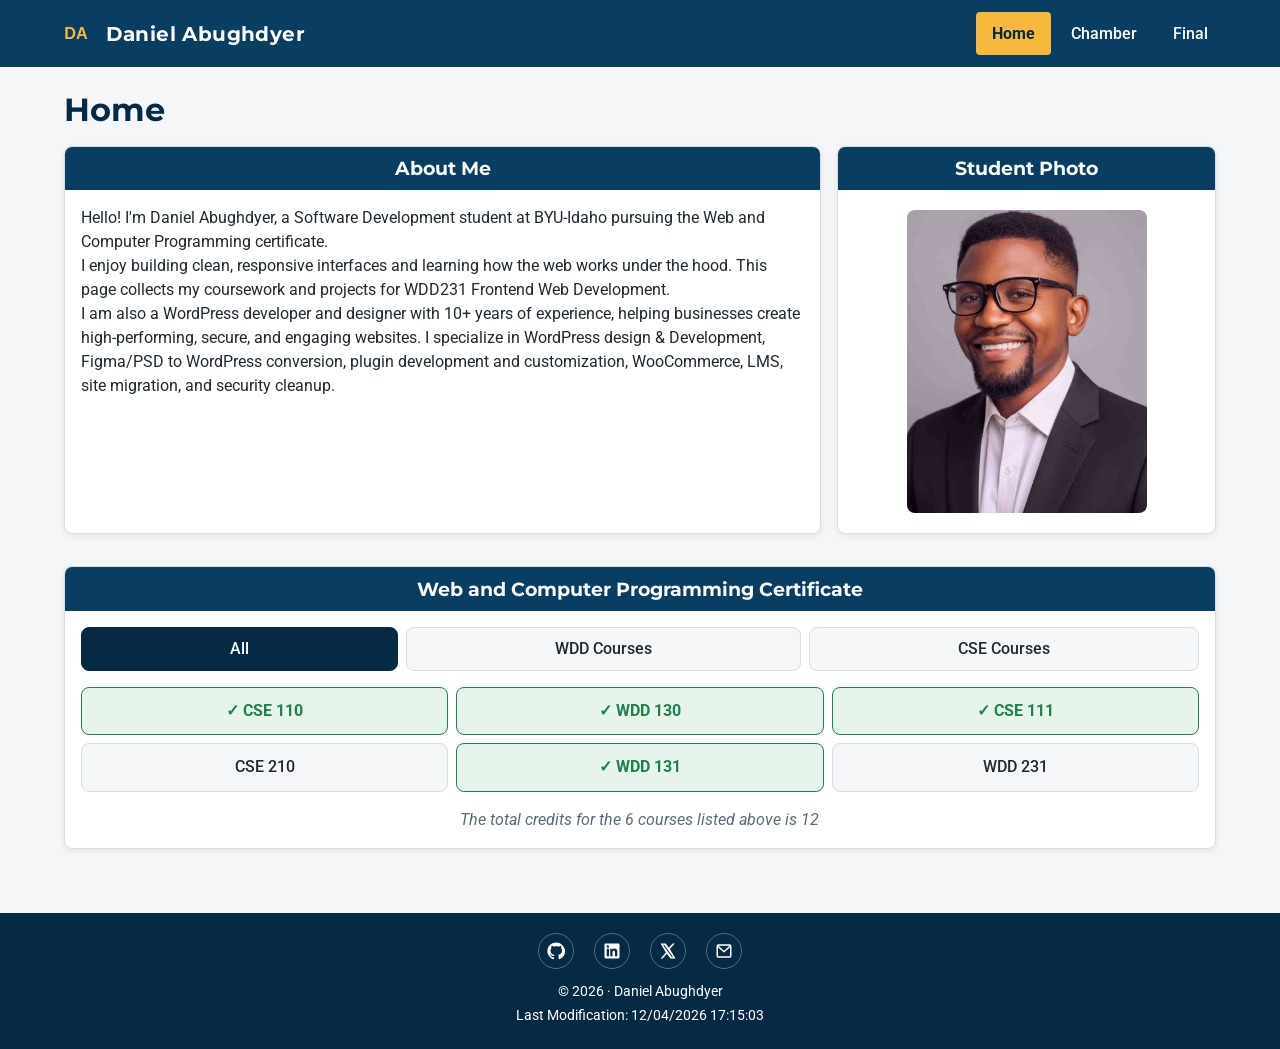
<file: index.html>
<!DOCTYPE html>
<html lang="en">
<head>
  <meta charset="UTF-8">
  <meta name="viewport" content="width=device-width, initial-scale=1.0">

  <title>WDD231 | Daniel Abughdyer</title>
  <meta name="description" content="WDD 231 course home page for Daniel Abughdyer — frontend web development coursework, projects, and Web and Computer Programming certificate progress.">
  <meta name="author" content="Daniel Abughdyer">

  <link rel="icon" type="image/svg+xml" href="images/logo.svg">

  <link rel="preconnect" href="https://fonts.googleapis.com">
  <link rel="preconnect" href="https://fonts.gstatic.com" crossorigin>
  <link href="https://fonts.googleapis.com/css2?family=Montserrat:wght@600;700&family=Roboto:wght@400;500;700&display=swap" rel="stylesheet">

  <meta property="og:type" content="website">
  <meta property="og:title" content="WDD 231 | Daniel Abughdyer">
  <meta property="og:description" content="Course home page showcasing Daniel Abughdyer's frontend web development coursework at BYU-Idaho.">
  <meta property="og:url" content="https://danitex24.github.io/wdd231/">

  <link rel="stylesheet" href="styles/normalize.css">
  <link rel="stylesheet" href="styles/small.css">
  <link rel="stylesheet" href="styles/larger.css">

  <script src="scripts/navigation.js" defer></script>
  <script src="scripts/date.js" defer></script>
  <script src="scripts/course.js" defer></script>
</head>
<body>
  <header>
    <div class="header-wrap">
      <a class="brand" href="index.html">
        <img class="logo" src="images/logo.svg" alt="" width="40" height="40">
        <span class="brand-name">Daniel Abughdyer</span>
      </a>

      <button id="menu" type="button" aria-label="Open navigation menu" aria-expanded="false" aria-controls="primary-nav"></button>

      <nav id="primary-nav" aria-label="Primary">
        <a href="index.html" class="active" aria-current="page">Home</a>
        <a href="chamber/index.html">Chamber</a>
        <a href="#">Final</a>
      </nav>
    </div>
  </header>

  <main>
    <h1>Home</h1>

    <div class="home-grid">
      <section class="card about-card" aria-labelledby="about-heading">
        <h2 id="about-heading">About Me</h2>
        <div class="card-body">
          <p>
            Hello! I'm Daniel Abughdyer, a Software Development student at BYU-Idaho
            pursuing the Web and Computer Programming certificate. 
          </p>
            <p> I enjoy building
            clean, responsive interfaces and learning how the web works under the hood.
            This page collects my coursework and projects for WDD231  Frontend Web
            Development.
          </p>
            <p>
            I am also a WordPress developer and designer with 10+ years of experience, 
            helping businesses create high-performing, secure, and engaging websites. 
            I specialize in WordPress design & Development, Figma/PSD to WordPress conversion, 
            plugin development and customization, WooCommerce, LMS, site migration, and security cleanup.
            </p>
        </div>
      </section>

      <section class="card photo-card" aria-labelledby="photo-heading">
        <h2 id="photo-heading">Student Photo</h2>
        <div class="photo-frame">
          <img src="images/daniel-abughdyer.jpg" alt="Portrait of Daniel Abughdyer" width="240" height="240">
        </div>
      </section>

      <section class="card courses-card" aria-labelledby="courses-heading">
        <h2 id="courses-heading">Web and Computer Programming Certificate</h2>
        <div class="filter-bar" role="group" aria-label="Filter courses">
          <button type="button" class="active" data-filter="all">All</button>
          <button type="button" data-filter="WDD">WDD Courses</button>
          <button type="button" data-filter="CSE">CSE Courses</button>
        </div>
        <div id="course-grid" class="course-grid" aria-live="polite"></div>
        <p id="credits-total" class="credits-total"></p>
      </section>
    </div>
  </main>

  <footer>
    <div class="social-links">
      <a href="https://github.com/danitex24" aria-label="GitHub profile" target="_blank" rel="noopener">
        <svg viewBox="0 0 24 24" aria-hidden="true"><path d="M12 .5C5.6.5.5 5.6.5 12c0 5.1 3.3 9.4 7.9 10.9.6.1.8-.2.8-.6v-2.2c-3.2.7-3.9-1.4-3.9-1.4-.5-1.3-1.3-1.7-1.3-1.7-1-.7.1-.7.1-.7 1.2.1 1.8 1.2 1.8 1.2 1 1.8 2.8 1.3 3.5 1 .1-.8.4-1.3.7-1.6-2.6-.3-5.3-1.3-5.3-5.7 0-1.3.4-2.3 1.2-3.1-.1-.3-.5-1.5.1-3.1 0 0 1-.3 3.3 1.2.9-.3 2-.4 3-.4s2.1.1 3 .4c2.3-1.5 3.3-1.2 3.3-1.2.6 1.6.2 2.8.1 3.1.7.8 1.2 1.8 1.2 3.1 0 4.4-2.7 5.4-5.3 5.7.4.4.8 1.1.8 2.2v3.3c0 .3.2.7.8.6 4.6-1.5 7.9-5.8 7.9-10.9C23.5 5.6 18.4.5 12 .5z"/></svg>
      </a>
      <a href="https://www.linkedin.com/in/danielabughdyer" aria-label="LinkedIn profile" target="_blank" rel="noopener">
        <svg viewBox="0 0 24 24" aria-hidden="true"><path d="M20.5 2h-17A1.5 1.5 0 002 3.5v17A1.5 1.5 0 003.5 22h17a1.5 1.5 0 001.5-1.5v-17A1.5 1.5 0 0020.5 2zM8 19H5V9h3v10zM6.5 7.7a1.7 1.7 0 110-3.4 1.7 1.7 0 010 3.4zM19 19h-3v-5.3c0-1.3-.5-2.1-1.6-2.1-.9 0-1.4.6-1.6 1.2-.1.2-.1.5-.1.8V19h-3V9h3v1.3c.4-.6 1.1-1.5 2.8-1.5 2 0 3.5 1.3 3.5 4.2V19z"/></svg>
      </a>
      <a href="https://x.com/danitex24" aria-label="X profile" target="_blank" rel="noopener">
        <svg viewBox="0 0 24 24" aria-hidden="true"><path d="M18.244 2H21l-6.52 7.45L22 22h-6.79l-4.74-6.2L4.96 22H2.2l6.98-7.97L2 2h6.92l4.28 5.66L18.244 2zm-1.19 18h1.55L7.04 4H5.4l11.654 16z"/></svg>
      </a>
      <a href="mailto:danieladasho@gmail.com" aria-label="Email Daniel">
        <svg viewBox="0 0 24 24" aria-hidden="true"><path d="M2 5.5A2.5 2.5 0 014.5 3h15A2.5 2.5 0 0122 5.5v13a2.5 2.5 0 01-2.5 2.5h-15A2.5 2.5 0 012 18.5v-13zm2.7-.5L12 11.5 19.3 5H4.7zM20 7.1l-7.4 6.7a1 1 0 01-1.2 0L4 7.1V18.5c0 .3.2.5.5.5h15c.3 0 .5-.2.5-.5V7.1z"/></svg>
      </a>
    </div>
    <p>&copy; <span id="currentyear"></span> &middot; Daniel Abughdyer</p>
    <p id="lastModified"></p>
  </footer>
</body>
</html>
</file>
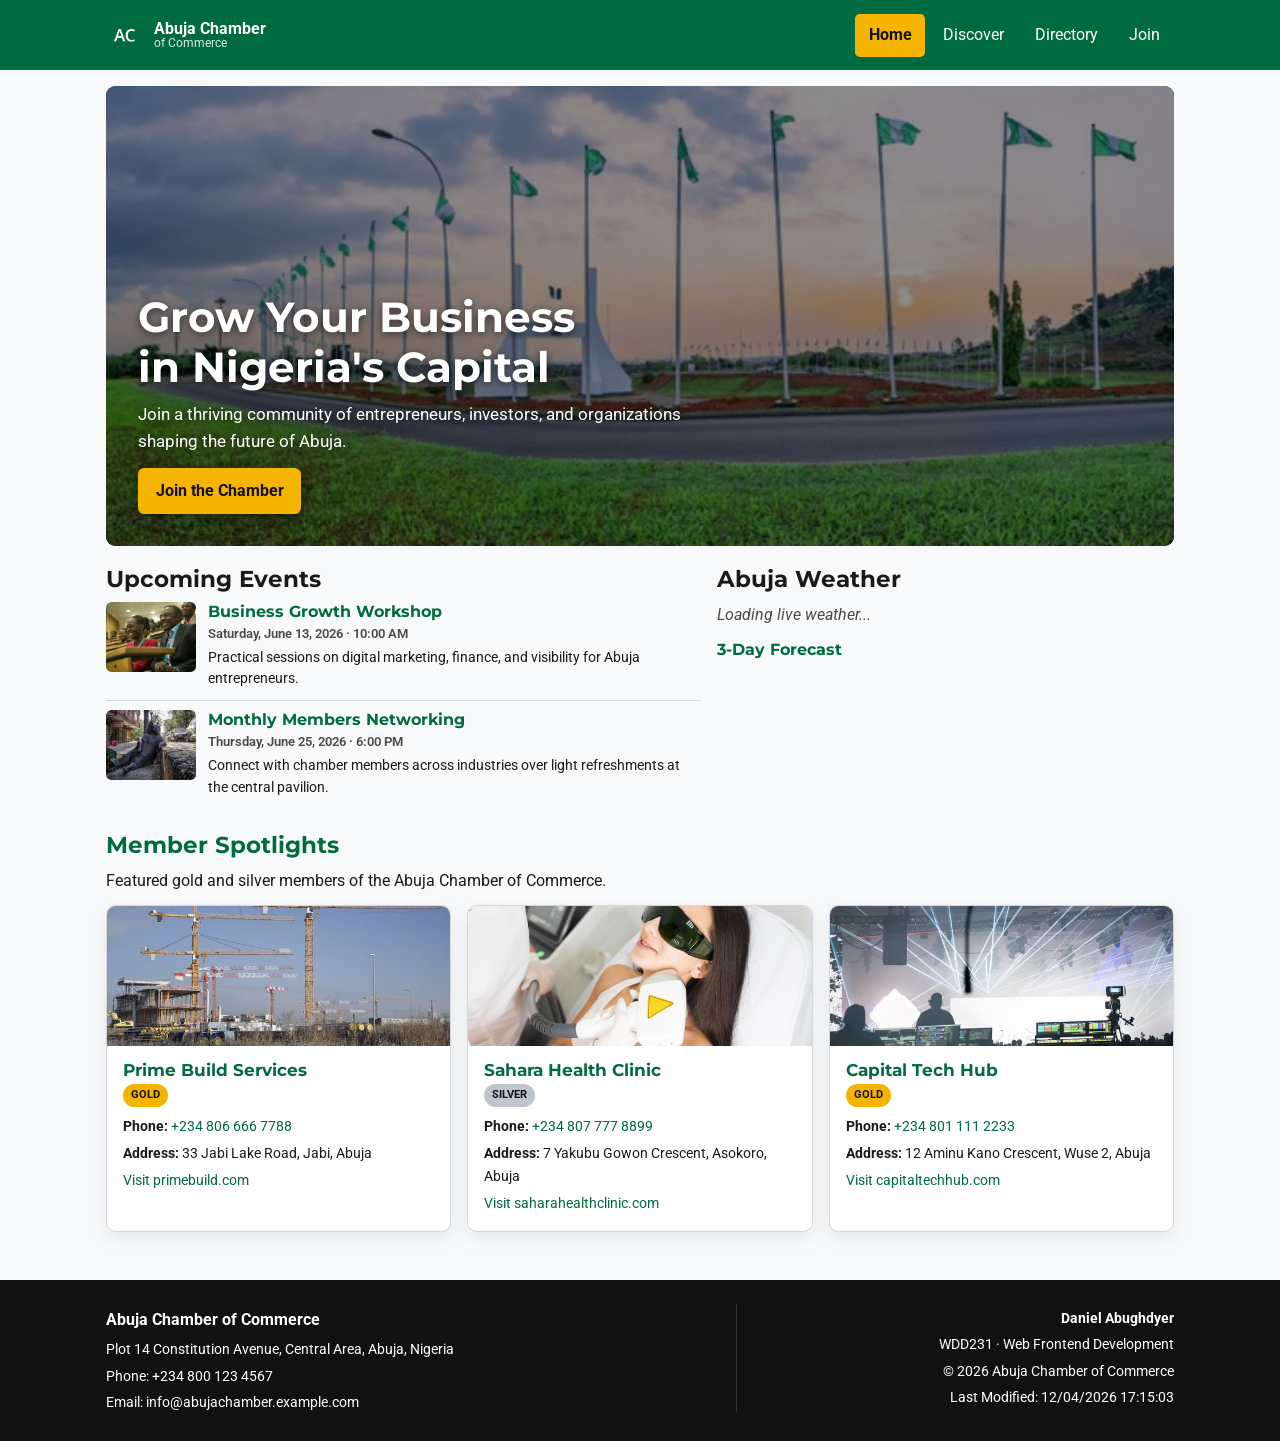
<file: chamber/index.html>
<!DOCTYPE html>
<html lang="en">
<head>
  <meta charset="UTF-8">
  <meta name="viewport" content="width=device-width, initial-scale=1.0">

  <title>Abuja Chamber of Commerce | Home</title>
  <meta name="description" content="The Abuja Chamber of Commerce connects local businesses through networking, advocacy, events, and resources in Nigeria's capital.">
  <meta name="author" content="Daniel Abughdyer">

  <link rel="icon" type="image/png" href="images/favicon.png">

  <link rel="preconnect" href="https://fonts.googleapis.com">
  <link rel="preconnect" href="https://fonts.gstatic.com" crossorigin>
  <link href="https://fonts.googleapis.com/css2?family=Montserrat:wght@600;700&family=Roboto:wght@400;500;700&display=swap" rel="stylesheet">

  <meta property="og:type" content="website">
  <meta property="og:title" content="Abuja Chamber of Commerce | Home">
  <meta property="og:description" content="The Abuja Chamber of Commerce connects local businesses through networking, advocacy, events, and resources in Nigeria's capital.">
  <meta property="og:image" content="https://danitex24.github.io/wdd231/chamber/images/og-default.jpg">
  <meta property="og:url" content="https://danitex24.github.io/wdd231/chamber/index.html">
  <meta property="og:site_name" content="Abuja Chamber of Commerce">

  <link rel="stylesheet" href="styles/normalize.css">
  <link rel="stylesheet" href="styles/small.css">
  <link rel="stylesheet" href="styles/larger.css">

  <script src="scripts/index.js" defer></script>
</head>
<body>
  <header>
    <div class="header-wrap">
      <a class="brand" href="index.html">
        <img src="images/favicon.png" alt="" width="38" height="38">
        <span class="brand-text">
          <span class="brand-name">Abuja Chamber</span>
          <span class="brand-tag">of Commerce</span>
        </span>
      </a>

      <button id="menu" aria-label="Open navigation menu" aria-expanded="false" aria-controls="nav">&#9776;</button>

      <nav id="nav" aria-label="Primary">
        <a href="index.html" class="active" aria-current="page">Home</a>
        <a href="discover.html">Discover</a>
        <a href="directory.html">Directory</a>
        <a href="join.html">Join</a>
      </nav>
    </div>
  </header>

  <main>
    <section class="hero">
      <img class="hero-img" src="images/hero-abuja.jpg" alt="Abuja city skyline at dusk" width="1280" height="560">
      <div class="hero-overlay">
        <h1>Grow Your Business in Nigeria's Capital</h1>
        <p>Join a thriving community of entrepreneurs, investors, and organizations shaping the future of Abuja.</p>
        <a class="cta-button" href="join.html">Join the Chamber</a>
      </div>
    </section>

    <div class="home-grid">
      <section class="card events-card" aria-labelledby="events-heading">
        <h2 id="events-heading">Upcoming Events</h2>
        <article class="event">
          <img src="images/event-workshop.jpg" alt="" loading="lazy" width="600" height="400">
          <div>
            <h3>Business Growth Workshop</h3>
            <p class="event-date">Saturday, June 13, 2026 &middot; 10:00 AM</p>
            <p>Practical sessions on digital marketing, finance, and visibility for Abuja entrepreneurs.</p>
          </div>
        </article>
        <article class="event">
          <img src="images/event-networking.jpg" alt="" loading="lazy" width="600" height="400">
          <div>
            <h3>Monthly Members Networking</h3>
            <p class="event-date">Thursday, June 25, 2026 &middot; 6:00 PM</p>
            <p>Connect with chamber members across industries over light refreshments at the central pavilion.</p>
          </div>
        </article>
      </section>

      <section class="card weather-card" aria-labelledby="weather-heading">
        <h2 id="weather-heading">Abuja Weather</h2>
        <div id="current-weather" class="current-weather" aria-live="polite">
          <p class="weather-loading">Loading current weather&hellip;</p>
        </div>
        <h3>3-Day Forecast</h3>
        <div id="forecast" class="forecast" aria-live="polite">
          <p class="weather-loading">Loading forecast&hellip;</p>
        </div>
      </section>
    </div>

    <section class="spotlights-section" aria-labelledby="spotlights-heading">
      <h2 id="spotlights-heading">Member Spotlights</h2>
      <p>Featured gold and silver members of the Abuja Chamber of Commerce.</p>
      <div id="spotlights" class="spotlights" aria-live="polite"></div>
    </section>
  </main>

  <footer>
    <div class="footer-wrap">
      <div class="footer-contact">
        <p class="name">Abuja Chamber of Commerce</p>
        <p>Plot 14 Constitution Avenue, Central Area, Abuja, Nigeria</p>
        <p>Phone: +234 800 123 4567</p>
        <p>Email: info@abujachamber.example.com</p>
      </div>
      <div class="footer-dev">
        <p>Daniel Abughdyer</p>
        <p>WDD231 &middot; Web Frontend Development</p>
        <p>&copy; <span id="currentyear"></span> Abuja Chamber of Commerce</p>
        <p id="lastModified"></p>
      </div>
    </div>
  </footer>
</body>
</html>
</file>
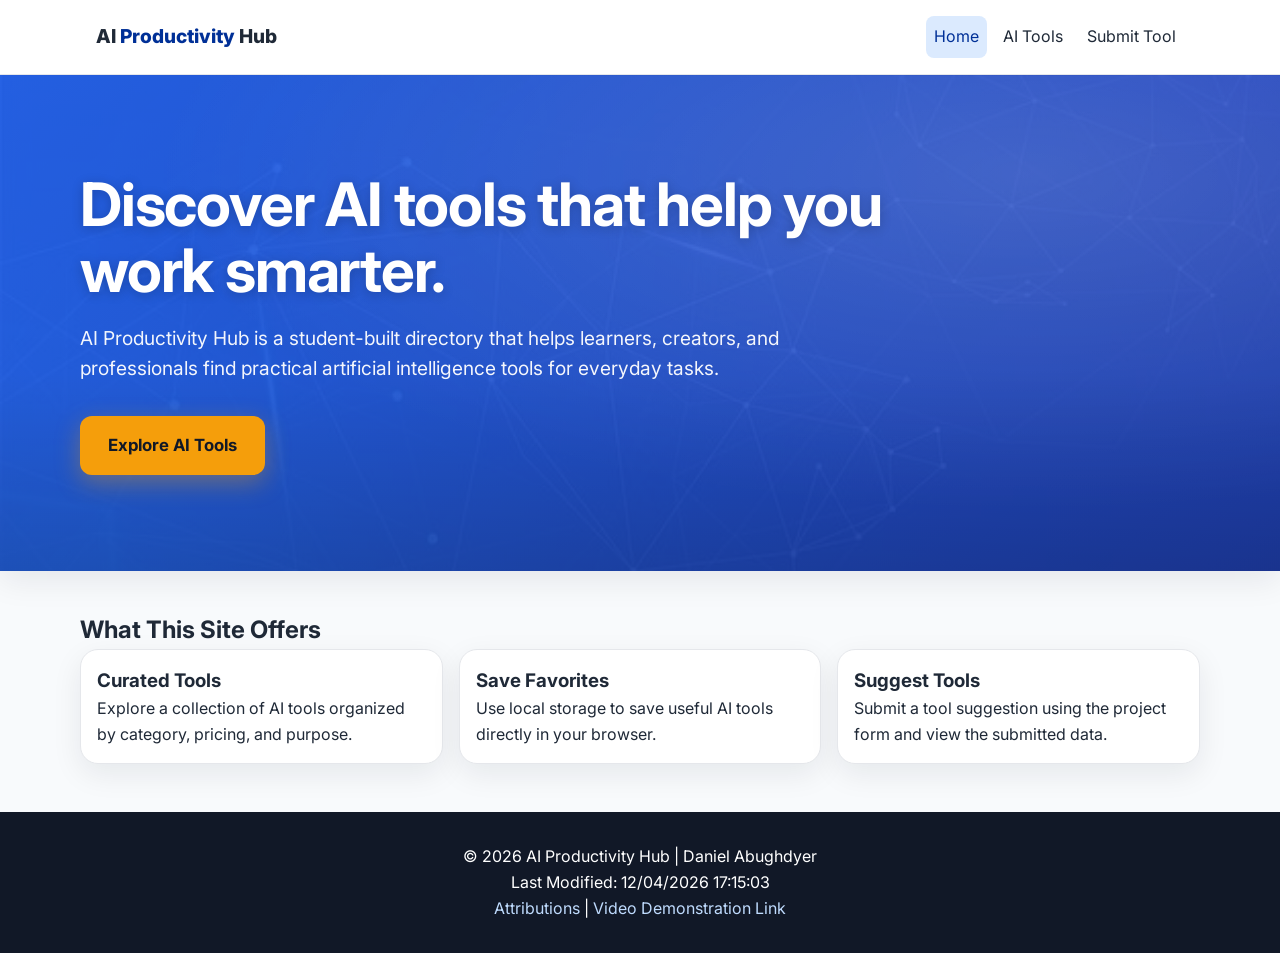
<file: personalproject/index.html>
<!DOCTYPE html>
<html lang="en">
<head>
  <meta charset="UTF-8">
  <meta name="viewport" content="width=device-width, initial-scale=1.0">
  <title>AI Productivity Hub Home</title>
  <meta name="description" content="Discover useful AI tools for writing, research, coding, design, and productivity.">
  <meta name="author" content="Daniel Abughdyer">
  <meta property="og:title" content="AI Productivity Hub Home">
  <meta property="og:description" content="Discover useful AI tools for writing, research, coding, design, and productivity.">
  <meta property="og:type" content="website">
  <meta property="og:url" content="https://danitex24.github.io/wdd231/personalproject/index.html">
  <meta property="og:image" content="https://danitex24.github.io/wdd231/personalproject/images/hero-img.jpg">
  <link rel="icon" href="images/favicon.svg" type="image/svg+xml">
  <link rel="preconnect" href="https://fonts.googleapis.com">
  <link rel="preconnect" href="https://fonts.gstatic.com" crossorigin>
  <link href="https://fonts.googleapis.com/css2?family=Inter:wght@400;600;700;800&display=swap" rel="stylesheet">
  <link rel="stylesheet" href="styles/normalize.css">
  <link rel="stylesheet" href="styles/styles.css">
</head>
<body>
<header>
    <div class="header-inner">
      <a class="logo" href="index.html">AI <span>Productivity</span> Hub</a>
      <button id="menu-button" aria-label="Open navigation menu" aria-expanded="false">☰</button>
      <nav>
        <a class="active" href="index.html">Home</a>
        <a href="tools.html">AI Tools</a>
        <a href="submit.html">Submit Tool</a>
      </nav>
    </div>
  </header>
  <main>
    <section class="hero">
      <h1>Discover AI tools that help you work smarter.</h1>
      <p>AI Productivity Hub is a student-built directory that helps learners, creators, and professionals find practical artificial intelligence tools for everyday tasks.</p>
      <a class="button" href="tools.html">Explore AI Tools</a>
    </section>

    <section class="section-title">
      <h2>What This Site Offers</h2>
      <div class="grid">
        <article class="card">
          <h3>Curated Tools</h3>
          <p>Explore a collection of AI tools organized by category, pricing, and purpose.</p>
        </article>
        <article class="card">
          <h3>Save Favorites</h3>
          <p>Use local storage to save useful AI tools directly in your browser.</p>
        </article>
        <article class="card">
          <h3>Suggest Tools</h3>
          <p>Submit a tool suggestion using the project form and view the submitted data.</p>
        </article>
      </div>
    </section>
  </main>
<footer>
    <p>&copy; <span id="year"></span> AI Productivity Hub | Daniel Abughdyer</p>
    <p>Last Modified: <span id="last-modified"></span></p>
    <p><a href="attributions.html">Attributions</a> | <a href="#">Video Demonstration Link</a></p>
  </footer>
  <script type="module" src="scripts/main.js"></script>
</body>
</html>
</file>
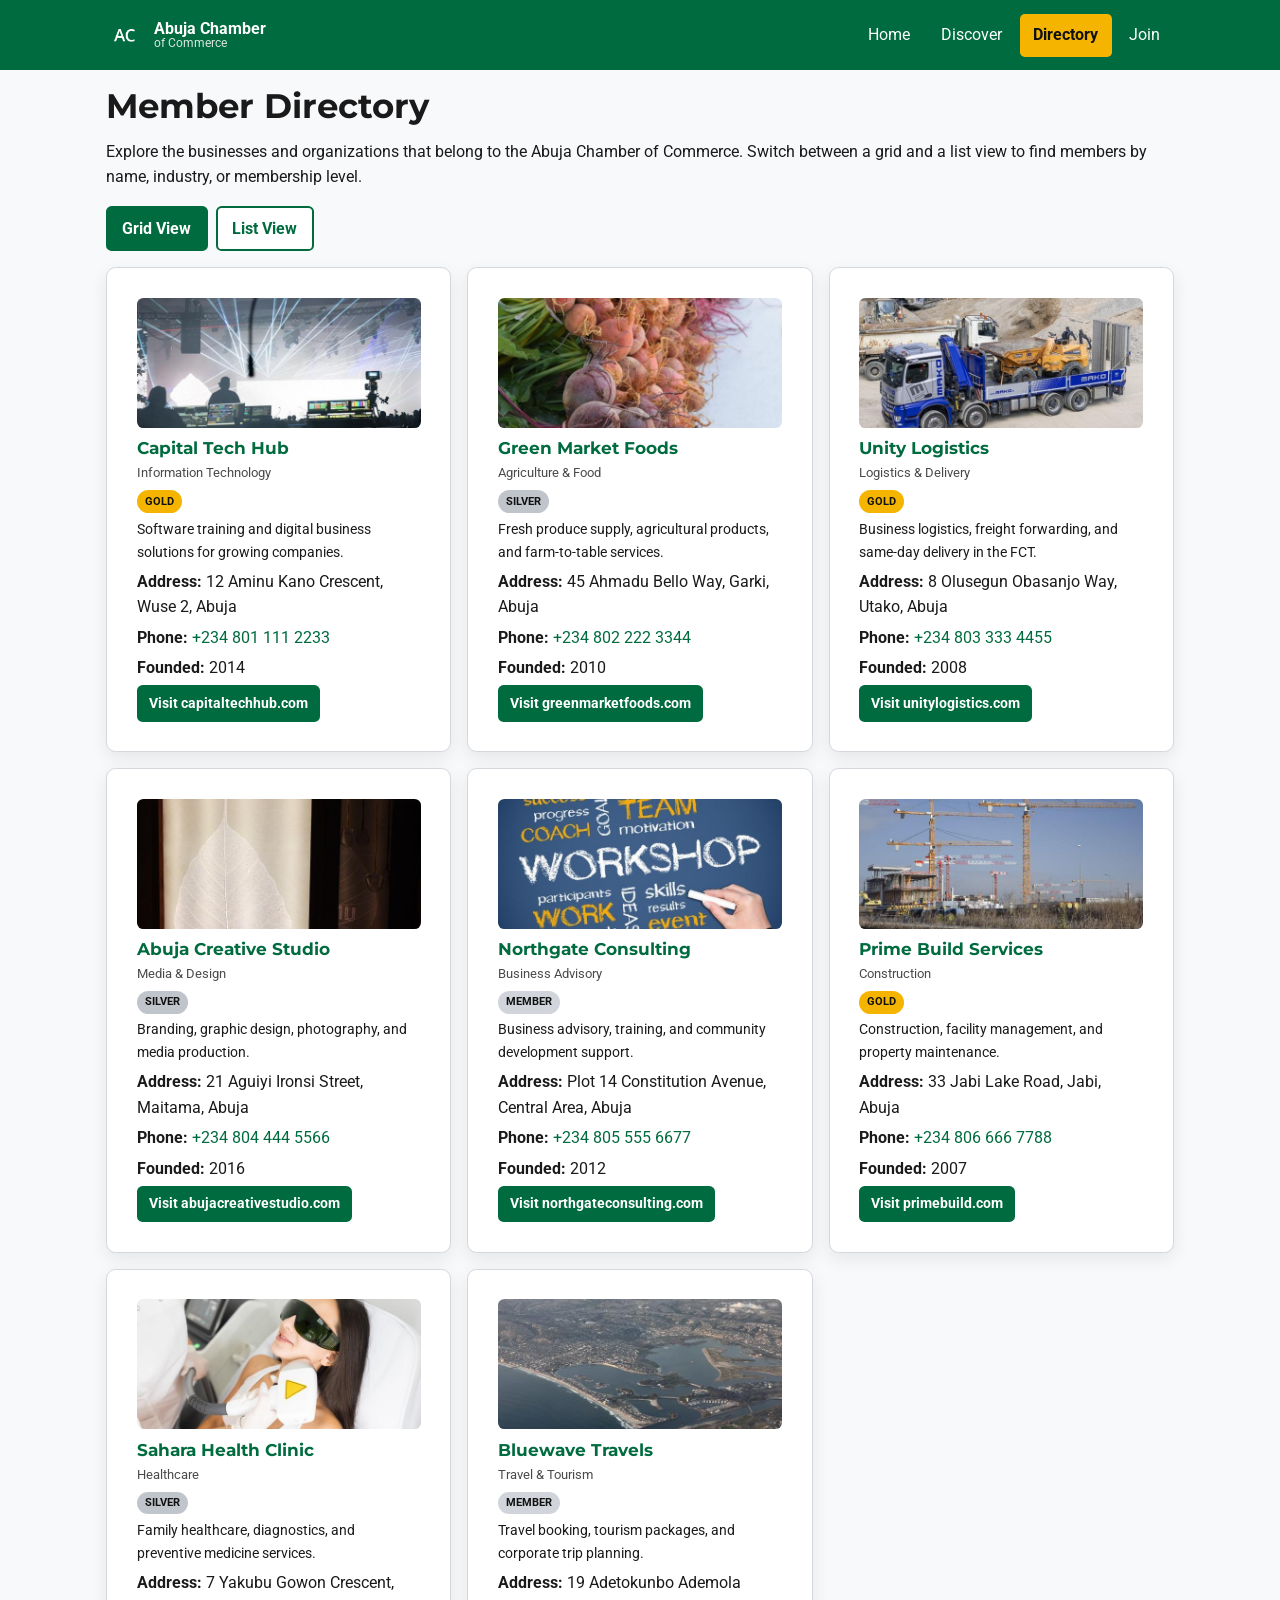
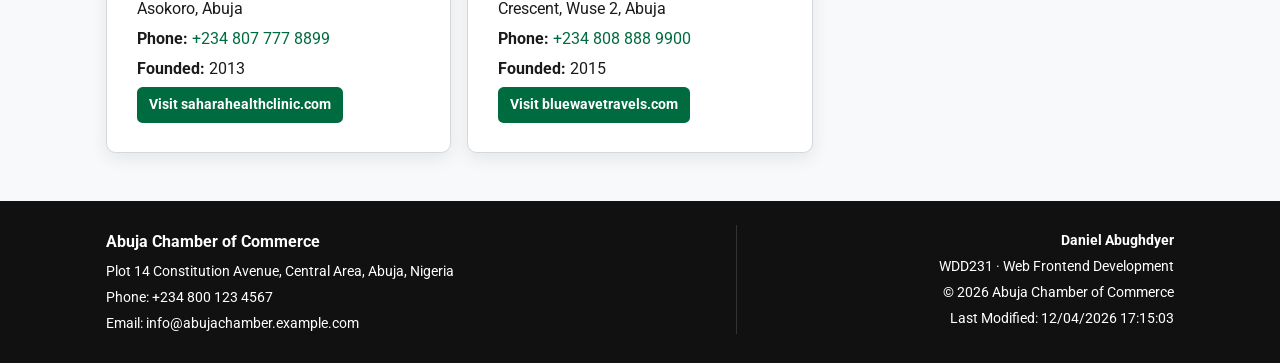
<file: chamber/directory.html>
<!DOCTYPE html>
<html lang="en">
<head>
  <meta charset="UTF-8">
  <meta name="viewport" content="width=device-width, initial-scale=1.0">

  <title>Abuja Chamber of Commerce | Member Directory</title>
  <meta name="description" content="Browse the official directory of businesses and organizations that are members of the Abuja Chamber of Commerce in Abuja, Nigeria.">
  <meta name="author" content="Daniel Abughdyer">

  <link rel="icon" type="image/png" href="images/favicon.png">

  <link rel="preconnect" href="https://fonts.googleapis.com">
  <link rel="preconnect" href="https://fonts.gstatic.com" crossorigin>
  <link href="https://fonts.googleapis.com/css2?family=Montserrat:wght@600;700&family=Roboto:wght@400;500;700&display=swap" rel="stylesheet">

  <meta property="og:type" content="website">
  <meta property="og:title" content="Abuja Chamber of Commerce | Member Directory">
  <meta property="og:description" content="Browse the official directory of businesses and organizations that are members of the Abuja Chamber of Commerce in Abuja, Nigeria.">
  <meta property="og:image" content="https://danitex24.github.io/wdd231/chamber/images/og-default.jpg">
  <meta property="og:url" content="https://danitex24.github.io/wdd231/chamber/directory.html">
  <meta property="og:site_name" content="Abuja Chamber of Commerce">

  <link rel="stylesheet" href="styles/normalize.css">
  <link rel="stylesheet" href="styles/small.css">
  <link rel="stylesheet" href="styles/larger.css">

  <script src="scripts/directory.js" defer></script>
</head>
<body>
  <header>
    <div class="header-wrap">
      <a class="brand" href="index.html">
        <img src="images/favicon.png" alt="" width="38" height="38">
        <span class="brand-text">
          <span class="brand-name">Abuja Chamber</span>
          <span class="brand-tag">of Commerce</span>
        </span>
      </a>

      <button id="menu" aria-label="Open navigation menu" aria-expanded="false" aria-controls="nav">&#9776;</button>

      <nav id="nav" aria-label="Primary">
        <a href="index.html">Home</a>
        <a href="discover.html">Discover</a>
        <a href="directory.html" class="active" aria-current="page">Directory</a>
        <a href="join.html">Join</a>
      </nav>
    </div>
  </header>

  <main>
    <section class="page-intro">
      <h1>Member Directory</h1>
      <p>Explore the businesses and organizations that belong to the Abuja Chamber of Commerce. Switch between a grid and a list view to find members by name, industry, or membership level.</p>
    </section>

    <div class="view-buttons" role="group" aria-label="View options">
      <button id="gridView" type="button" class="active" aria-pressed="true">Grid View</button>
      <button id="listView" type="button" aria-pressed="false">List View</button>
    </div>

    <section id="directory" aria-live="polite" aria-label="Chamber members"></section>
  </main>

  <footer>
    <div class="footer-wrap">
      <div class="footer-contact">
        <p class="name">Abuja Chamber of Commerce</p>
        <p>Plot 14 Constitution Avenue, Central Area, Abuja, Nigeria</p>
        <p>Phone: +234 800 123 4567</p>
        <p>Email: info@abujachamber.example.com</p>
      </div>
      <div class="footer-dev">
        <p>Daniel Abughdyer</p>
        <p>WDD231 &middot; Web Frontend Development</p>
        <p>&copy; <span id="currentyear"></span> Abuja Chamber of Commerce</p>
        <p id="lastModified"></p>
      </div>
    </div>
  </footer>
</body>
</html>
</file>
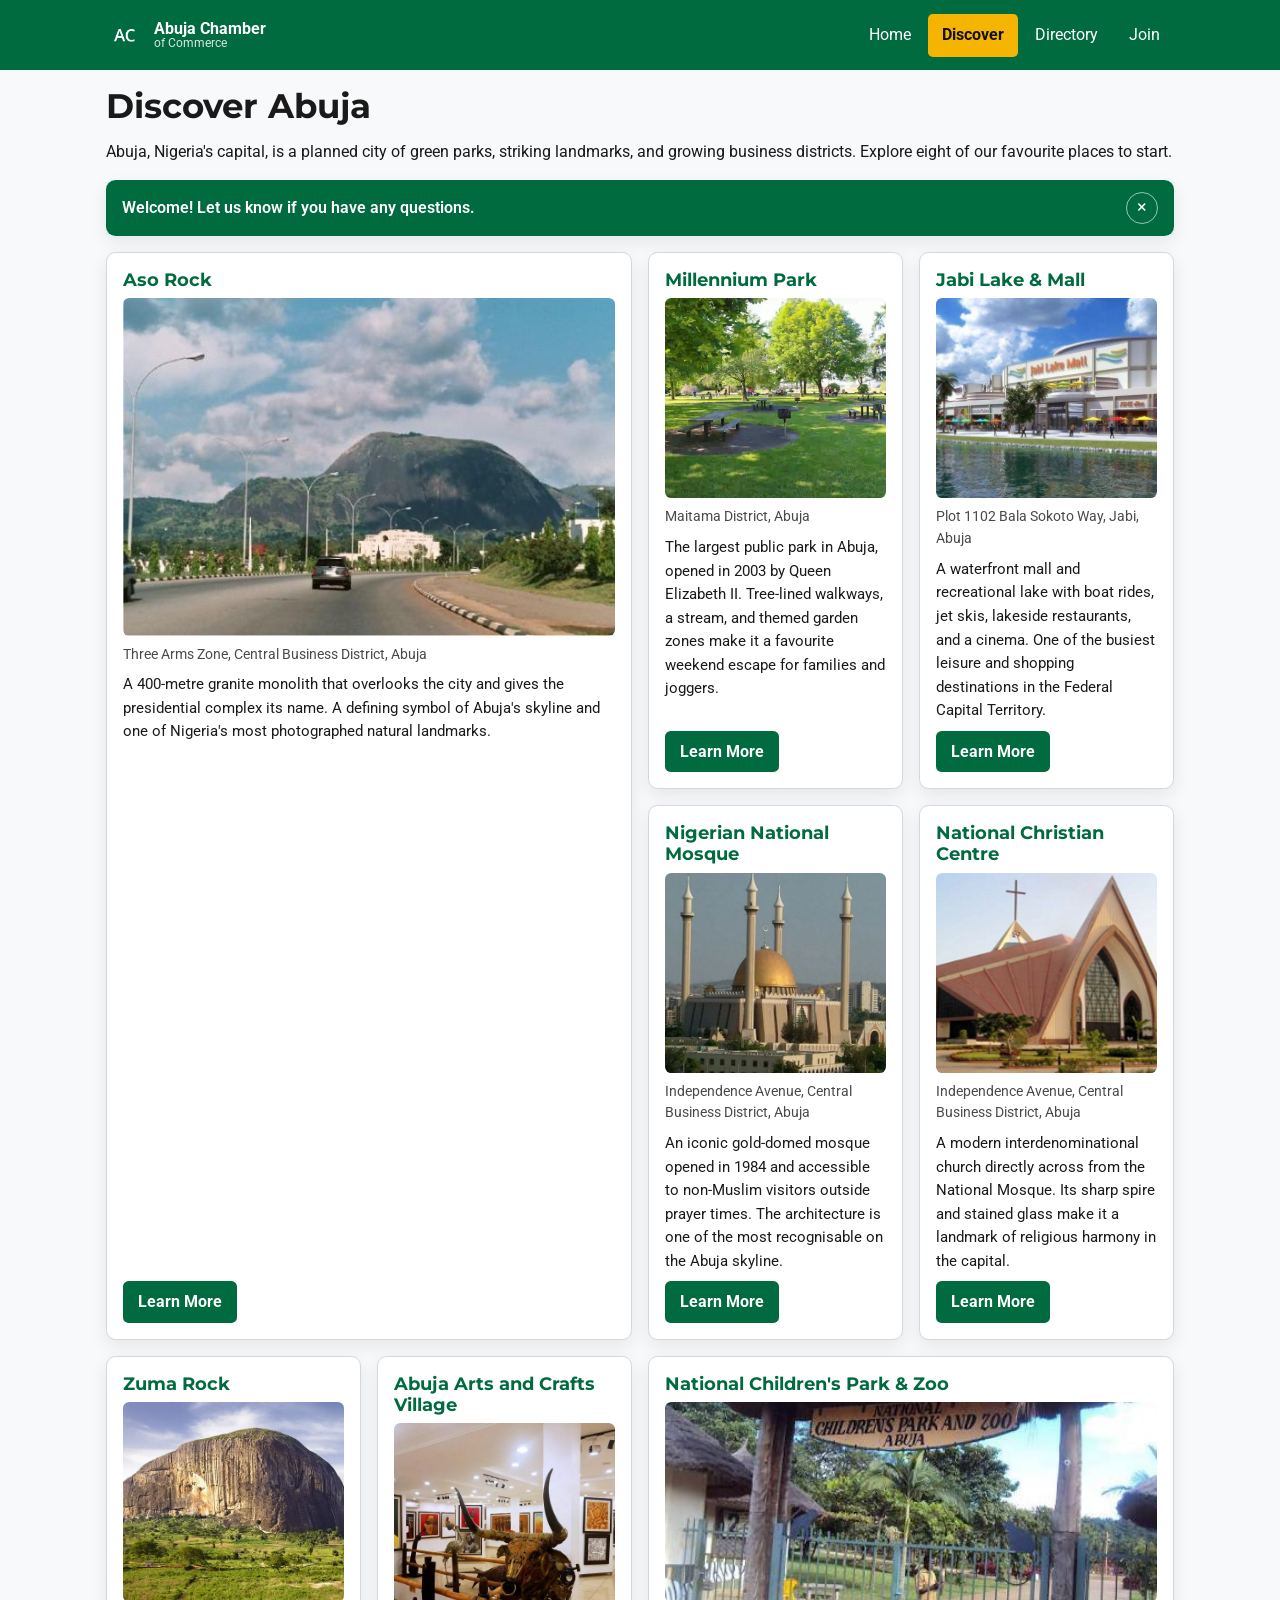
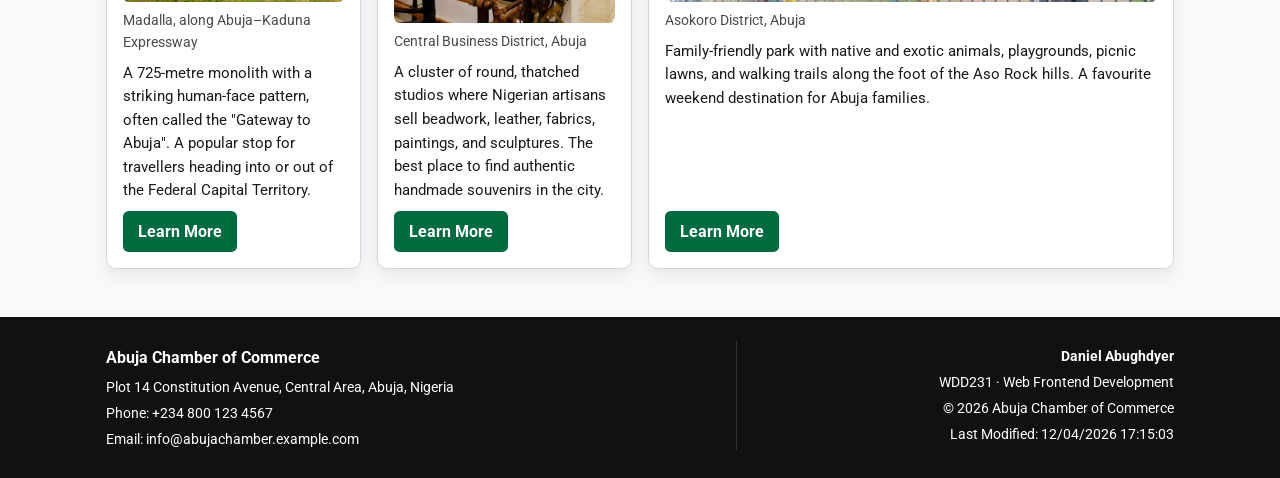
<file: chamber/discover.html>
<!DOCTYPE html>
<html lang="en">
<head>
  <meta charset="UTF-8">
  <meta name="viewport" content="width=device-width, initial-scale=1.0">

  <title>Abuja Chamber of Commerce | Discover Abuja</title>
  <meta name="description" content="Discover eight notable landmarks, parks, and cultural sites that make Abuja, Nigeria a great place to live, visit, and do business.">
  <meta name="author" content="Daniel Abughdyer">

  <link rel="icon" type="image/png" href="images/favicon.png">

  <link rel="preconnect" href="https://fonts.googleapis.com">
  <link rel="preconnect" href="https://fonts.gstatic.com" crossorigin>
  <link href="https://fonts.googleapis.com/css2?family=Montserrat:wght@600;700&family=Roboto:wght@400;500;700&display=swap" rel="stylesheet">

  <meta property="og:type" content="website">
  <meta property="og:title" content="Abuja Chamber of Commerce | Discover Abuja">
  <meta property="og:description" content="Discover eight notable landmarks, parks, and cultural sites that make Abuja, Nigeria a great place to live, visit, and do business.">
  <meta property="og:image" content="https://danitex24.github.io/wdd231/chamber/images/og-default.jpg">
  <meta property="og:url" content="https://danitex24.github.io/wdd231/chamber/discover.html">
  <meta property="og:site_name" content="Abuja Chamber of Commerce">

  <link rel="stylesheet" href="styles/normalize.css">
  <link rel="stylesheet" href="styles/small.css">
  <link rel="stylesheet" href="styles/larger.css">

  <script type="module" src="scripts/discover.js"></script>
</head>
<body>
  <header>
    <div class="header-wrap">
      <a class="brand" href="index.html">
        <img src="images/favicon.png" alt="" width="38" height="38">
        <span class="brand-text">
          <span class="brand-name">Abuja Chamber</span>
          <span class="brand-tag">of Commerce</span>
        </span>
      </a>

      <button id="menu" aria-label="Open navigation menu" aria-expanded="false" aria-controls="nav">&#9776;</button>

      <nav id="nav" aria-label="Primary">
        <a href="index.html">Home</a>
        <a href="discover.html" class="active" aria-current="page">Discover</a>
        <a href="directory.html">Directory</a>
        <a href="join.html">Join</a>
      </nav>
    </div>
  </header>

  <main>
    <section class="page-intro">
      <h1>Discover Abuja</h1>
      <p>Abuja, Nigeria's capital, is a planned city of green parks, striking landmarks, and growing business districts. Explore eight of our favourite places to start.</p>
    </section>

    <aside id="visitor-message" class="visitor-message" aria-live="polite">
      <p class="message-text"></p>
      <button type="button" class="close-message" aria-label="Dismiss welcome message">&times;</button>
    </aside>

    <section id="discover-gallery" class="discover-gallery" aria-label="Abuja points of interest"></section>
  </main>

  <footer>
    <div class="footer-wrap">
      <div class="footer-contact">
        <p class="name">Abuja Chamber of Commerce</p>
        <p>Plot 14 Constitution Avenue, Central Area, Abuja, Nigeria</p>
        <p>Phone: +234 800 123 4567</p>
        <p>Email: info@abujachamber.example.com</p>
      </div>
      <div class="footer-dev">
        <p>Daniel Abughdyer</p>
        <p>WDD231 &middot; Web Frontend Development</p>
        <p>&copy; <span id="currentyear"></span> Abuja Chamber of Commerce</p>
        <p id="lastModified"></p>
      </div>
    </div>
  </footer>
</body>
</html>
</file>
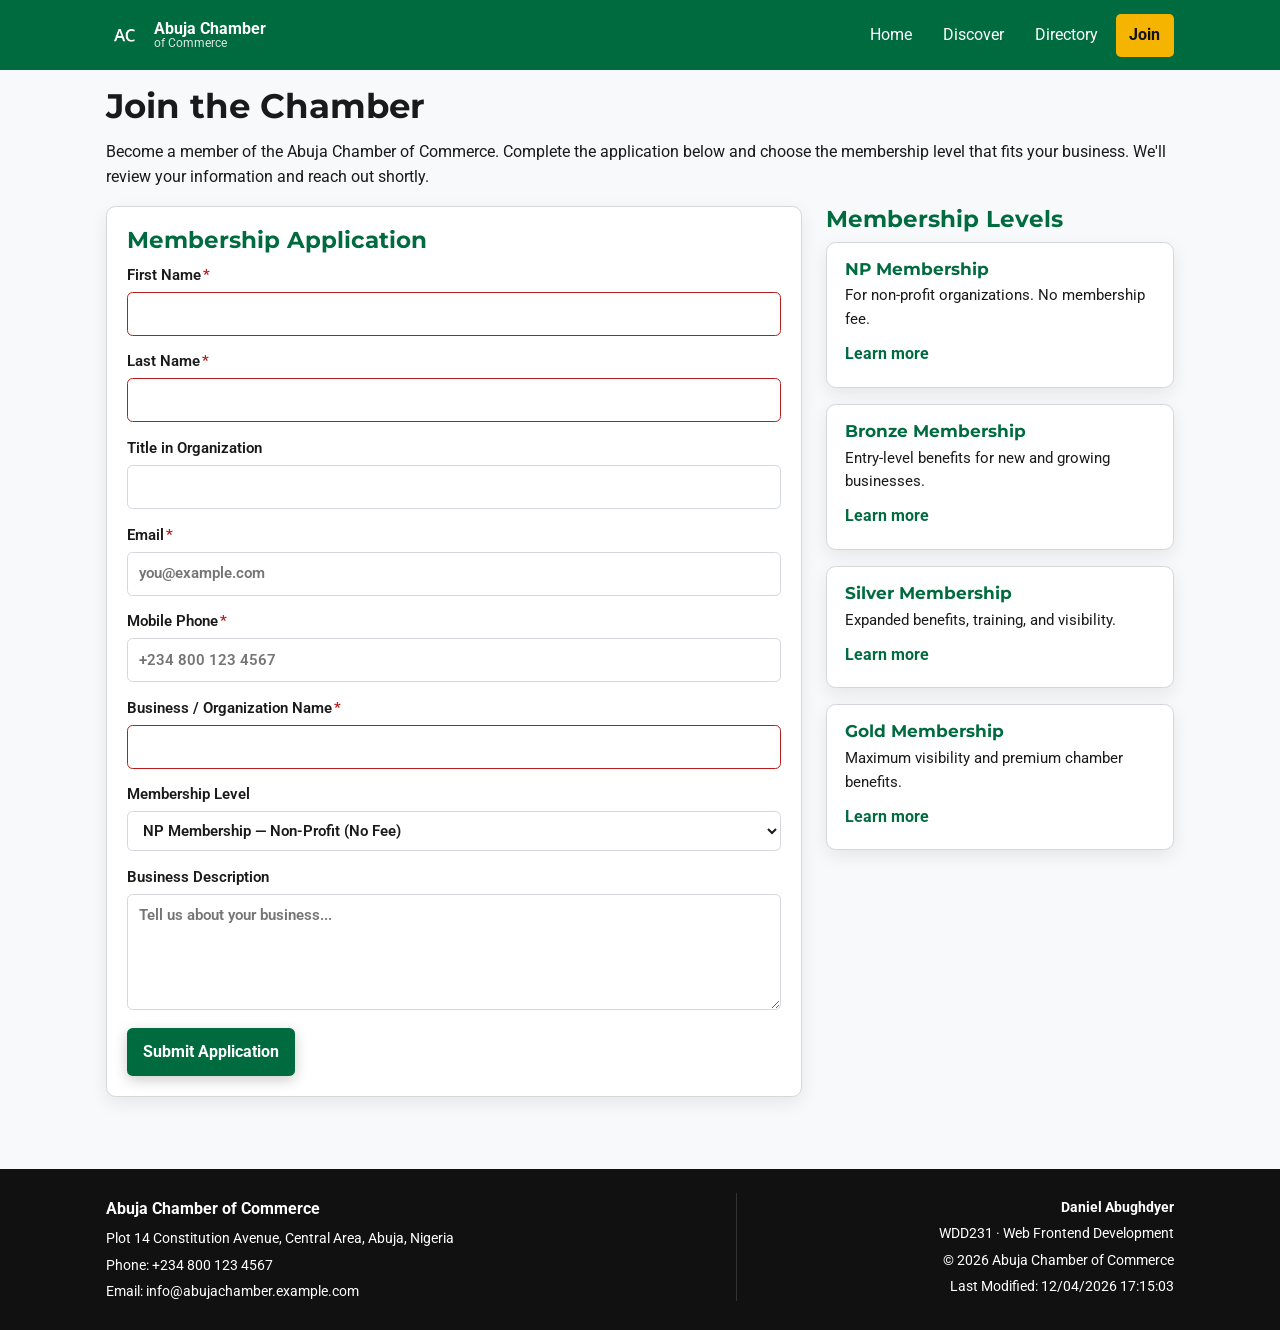
<file: chamber/join.html>
<!DOCTYPE html>
<html lang="en">
<head>
  <meta charset="UTF-8">
  <meta name="viewport" content="width=device-width, initial-scale=1.0">

  <title>Abuja Chamber of Commerce | Join</title>
  <meta name="description" content="Apply to join the Abuja Chamber of Commerce. Choose a membership level and submit your business application online.">
  <meta name="author" content="Daniel Abughdyer">

  <link rel="icon" type="image/png" href="images/favicon.png">

  <link rel="preconnect" href="https://fonts.googleapis.com">
  <link rel="preconnect" href="https://fonts.gstatic.com" crossorigin>
  <link href="https://fonts.googleapis.com/css2?family=Montserrat:wght@600;700&family=Roboto:wght@400;500;700&display=swap" rel="stylesheet">

  <meta property="og:type" content="website">
  <meta property="og:title" content="Abuja Chamber of Commerce | Join">
  <meta property="og:description" content="Apply to join the Abuja Chamber of Commerce. Choose a membership level and submit your business application online.">
  <meta property="og:image" content="https://danitex24.github.io/wdd231/chamber/images/og-default.jpg">
  <meta property="og:url" content="https://danitex24.github.io/wdd231/chamber/join.html">
  <meta property="og:site_name" content="Abuja Chamber of Commerce">

  <link rel="stylesheet" href="styles/normalize.css">
  <link rel="stylesheet" href="styles/small.css">
  <link rel="stylesheet" href="styles/larger.css">

  <script src="scripts/join.js" defer></script>
</head>
<body>
  <header>
    <div class="header-wrap">
      <a class="brand" href="index.html">
        <img src="images/favicon.png" alt="" width="38" height="38">
        <span class="brand-text">
          <span class="brand-name">Abuja Chamber</span>
          <span class="brand-tag">of Commerce</span>
        </span>
      </a>

      <button id="menu" aria-label="Open navigation menu" aria-expanded="false" aria-controls="nav">&#9776;</button>

      <nav id="nav" aria-label="Primary">
        <a href="index.html">Home</a>
        <a href="discover.html">Discover</a>
        <a href="directory.html">Directory</a>
        <a href="join.html" class="active" aria-current="page">Join</a>
      </nav>
    </div>
  </header>

  <main>
    <section class="page-intro">
      <h1>Join the Chamber</h1>
      <p>Become a member of the Abuja Chamber of Commerce. Complete the application below and choose the membership level that fits your business. We'll review your information and reach out shortly.</p>
    </section>

    <div class="join-grid">
      <section class="form-section" aria-labelledby="form-heading">
        <h2 id="form-heading">Membership Application</h2>

        <form id="membership-form" method="get" action="thankyou.html" novalidate>

          <label>
            <span>First Name<span class="required">*</span></span>
            <input
              type="text"
              name="first-name"
              title="Your first name"
              autocomplete="given-name"
              required>
          </label>

          <label>
            <span>Last Name<span class="required">*</span></span>
            <input
              type="text"
              name="last-name"
              title="Your last name"
              autocomplete="family-name"
              required>
          </label>

          <label>
            <span>Title in Organization</span>
            <input
              type="text"
              name="org-title"
              title="Your role within your organization (letters, spaces, and hyphens only — minimum 7 characters)"
              autocomplete="organization-title"
              pattern="[A-Za-z\s\-]{7,}">
          </label>

          <label>
            <span>Email<span class="required">*</span></span>
            <input
              type="email"
              name="email"
              title="A valid email address we can reach you at"
              autocomplete="email"
              placeholder="you@example.com"
              required>
          </label>

          <label>
            <span>Mobile Phone<span class="required">*</span></span>
            <input
              type="tel"
              name="mobile"
              title="Your mobile phone number"
              autocomplete="tel"
              placeholder="+234 800 123 4567"
              required>
          </label>

          <label>
            <span>Business / Organization Name<span class="required">*</span></span>
            <input
              type="text"
              name="organization"
              title="The legal name of your business or organization"
              autocomplete="organization"
              required>
          </label>

          <label>
            <span>Membership Level</span>
            <select name="membership-level" title="Select the membership level you would like to apply for">
              <option value="np">NP Membership — Non-Profit (No Fee)</option>
              <option value="bronze">Bronze Membership</option>
              <option value="silver">Silver Membership</option>
              <option value="gold">Gold Membership</option>
            </select>
          </label>

          <label>
            <span>Business Description</span>
            <textarea
              name="description"
              title="A short description of what your business does"
              rows="4"
              placeholder="Tell us about your business..."></textarea>
          </label>

          <input type="hidden" name="timestamp" id="timestamp">

          <input type="submit" value="Submit Application" class="cta-button">
        </form>
      </section>

      <aside class="levels-section" aria-labelledby="levels-heading">
        <h2 id="levels-heading">Membership Levels</h2>

        <div class="level-card level-np">
          <h3>NP Membership</h3>
          <p>For non-profit organizations. No membership fee.</p>
          <a href="#np-modal" class="level-link" data-modal="np-modal">Learn more</a>
        </div>

        <div class="level-card level-bronze">
          <h3>Bronze Membership</h3>
          <p>Entry-level benefits for new and growing businesses.</p>
          <a href="#bronze-modal" class="level-link" data-modal="bronze-modal">Learn more</a>
        </div>

        <div class="level-card level-silver">
          <h3>Silver Membership</h3>
          <p>Expanded benefits, training, and visibility.</p>
          <a href="#silver-modal" class="level-link" data-modal="silver-modal">Learn more</a>
        </div>

        <div class="level-card level-gold">
          <h3>Gold Membership</h3>
          <p>Maximum visibility and premium chamber benefits.</p>
          <a href="#gold-modal" class="level-link" data-modal="gold-modal">Learn more</a>
        </div>
      </aside>
    </div>

    <dialog id="np-modal" class="level-modal" aria-labelledby="np-modal-title">
      <h3 id="np-modal-title">NP Membership Benefits</h3>
      <ul>
        <li>No membership fee for registered non-profits</li>
        <li>Listing in the chamber member directory</li>
        <li>Access to monthly networking events</li>
        <li>Quarterly chamber newsletter</li>
      </ul>
      <button type="button" class="close-modal">Close</button>
    </dialog>

    <dialog id="bronze-modal" class="level-modal" aria-labelledby="bronze-modal-title">
      <h3 id="bronze-modal-title">Bronze Membership Benefits</h3>
      <ul>
        <li>Everything in NP Membership</li>
        <li>Discounted entry to chamber training workshops</li>
        <li>Two-event-per-year discount on premium events</li>
        <li>Logo placement on the chamber sponsors page</li>
      </ul>
      <button type="button" class="close-modal">Close</button>
    </dialog>

    <dialog id="silver-modal" class="level-modal" aria-labelledby="silver-modal-title">
      <h3 id="silver-modal-title">Silver Membership Benefits</h3>
      <ul>
        <li>Everything in Bronze Membership</li>
        <li>Quarterly spotlight rotation on the chamber home page</li>
        <li>Free entry to two premium chamber events per year</li>
        <li>Advertising in chamber newsletters</li>
        <li>Priority access to chamber-hosted business clinics</li>
      </ul>
      <button type="button" class="close-modal">Close</button>
    </dialog>

    <dialog id="gold-modal" class="level-modal" aria-labelledby="gold-modal-title">
      <h3 id="gold-modal-title">Gold Membership Benefits</h3>
      <ul>
        <li>Everything in Silver Membership</li>
        <li>Permanent spotlight position on the chamber home page</li>
        <li>Free entry to all chamber events for two delegates</li>
        <li>Featured advertising across chamber channels</li>
        <li>Dedicated chamber account manager</li>
        <li>Early access to government and trade liaison briefings</li>
      </ul>
      <button type="button" class="close-modal">Close</button>
    </dialog>
  </main>

  <footer>
    <div class="footer-wrap">
      <div class="footer-contact">
        <p class="name">Abuja Chamber of Commerce</p>
        <p>Plot 14 Constitution Avenue, Central Area, Abuja, Nigeria</p>
        <p>Phone: +234 800 123 4567</p>
        <p>Email: info@abujachamber.example.com</p>
      </div>
      <div class="footer-dev">
        <p>Daniel Abughdyer</p>
        <p>WDD231 &middot; Web Frontend Development</p>
        <p>&copy; <span id="currentyear"></span> Abuja Chamber of Commerce</p>
        <p id="lastModified"></p>
      </div>
    </div>
  </footer>
</body>
</html>
</file>
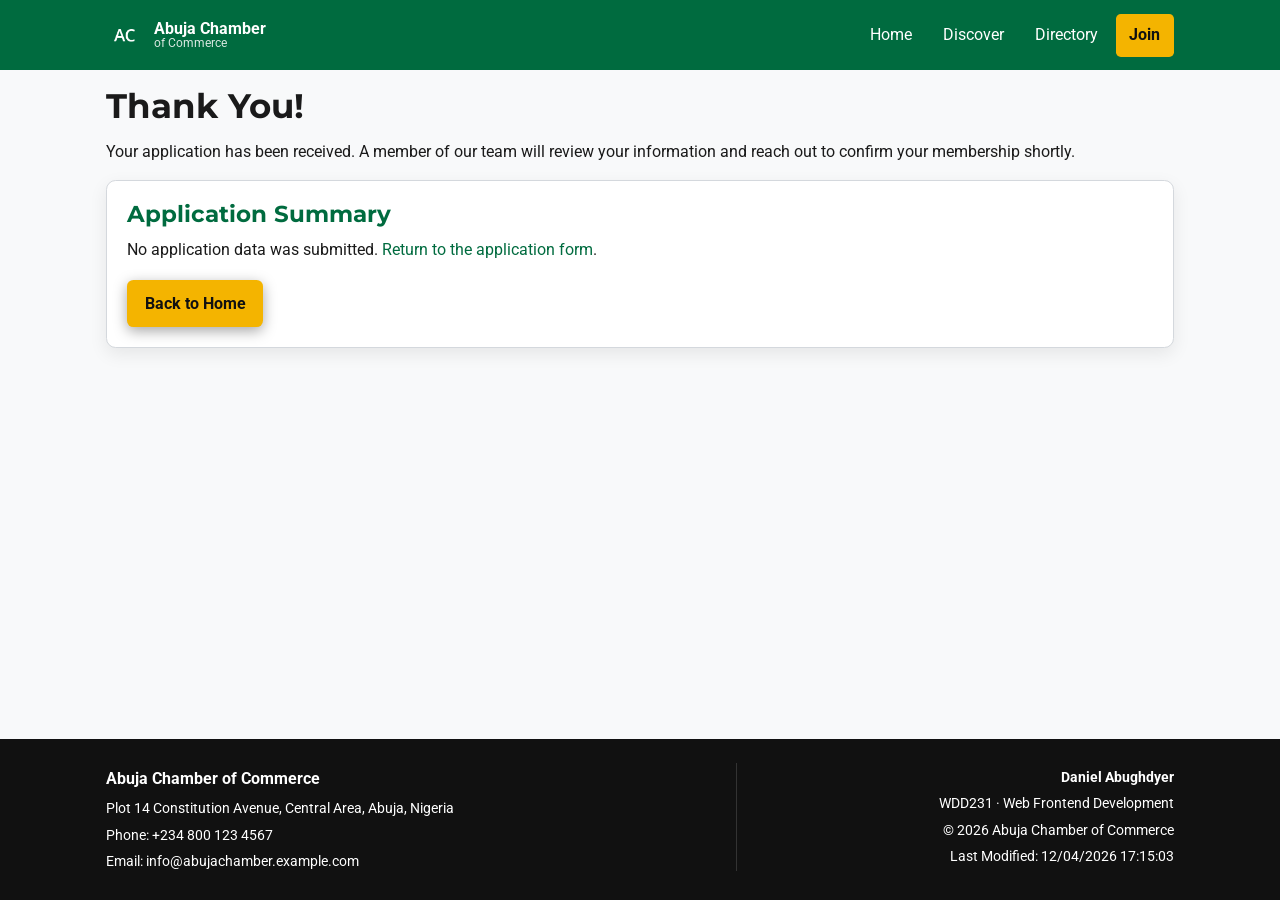
<file: chamber/thankyou.html>
<!DOCTYPE html>
<html lang="en">
<head>
  <meta charset="UTF-8">
  <meta name="viewport" content="width=device-width, initial-scale=1.0">

  <title>Abuja Chamber of Commerce | Thank You</title>
  <meta name="description" content="Thank you for applying to join the Abuja Chamber of Commerce. We have received your membership application.">
  <meta name="author" content="Daniel Abughdyer">

  <link rel="icon" type="image/png" href="images/favicon.png">

  <link rel="preconnect" href="https://fonts.googleapis.com">
  <link rel="preconnect" href="https://fonts.gstatic.com" crossorigin>
  <link href="https://fonts.googleapis.com/css2?family=Montserrat:wght@600;700&family=Roboto:wght@400;500;700&display=swap" rel="stylesheet">

  <link rel="stylesheet" href="styles/normalize.css">
  <link rel="stylesheet" href="styles/small.css">
  <link rel="stylesheet" href="styles/larger.css">

  <script src="scripts/thankyou.js" defer></script>
</head>
<body>
  <header>
    <div class="header-wrap">
      <a class="brand" href="index.html">
        <img src="images/favicon.png" alt="" width="38" height="38">
        <span class="brand-text">
          <span class="brand-name">Abuja Chamber</span>
          <span class="brand-tag">of Commerce</span>
        </span>
      </a>

      <button id="menu" aria-label="Open navigation menu" aria-expanded="false" aria-controls="nav">&#9776;</button>

      <nav id="nav" aria-label="Primary">
        <a href="index.html">Home</a>
        <a href="discover.html">Discover</a>
        <a href="directory.html">Directory</a>
        <a href="join.html" class="active" aria-current="page">Join</a>
      </nav>
    </div>
  </header>

  <main>
    <section class="page-intro">
      <h1>Thank You!</h1>
      <p>Your application has been received. A member of our team will review your information and reach out to confirm your membership shortly.</p>
    </section>

    <section class="thankyou-card" aria-labelledby="summary-heading">
      <h2 id="summary-heading">Application Summary</h2>
      <div id="application-summary" class="application-summary">
        <p class="loading">Loading your submitted information&hellip;</p>
      </div>
      <a class="cta-button" href="index.html">Back to Home</a>
    </section>
  </main>

  <footer>
    <div class="footer-wrap">
      <div class="footer-contact">
        <p class="name">Abuja Chamber of Commerce</p>
        <p>Plot 14 Constitution Avenue, Central Area, Abuja, Nigeria</p>
        <p>Phone: +234 800 123 4567</p>
        <p>Email: info@abujachamber.example.com</p>
      </div>
      <div class="footer-dev">
        <p>Daniel Abughdyer</p>
        <p>WDD231 &middot; Web Frontend Development</p>
        <p>&copy; <span id="currentyear"></span> Abuja Chamber of Commerce</p>
        <p id="lastModified"></p>
      </div>
    </div>
  </footer>
</body>
</html>
</file>
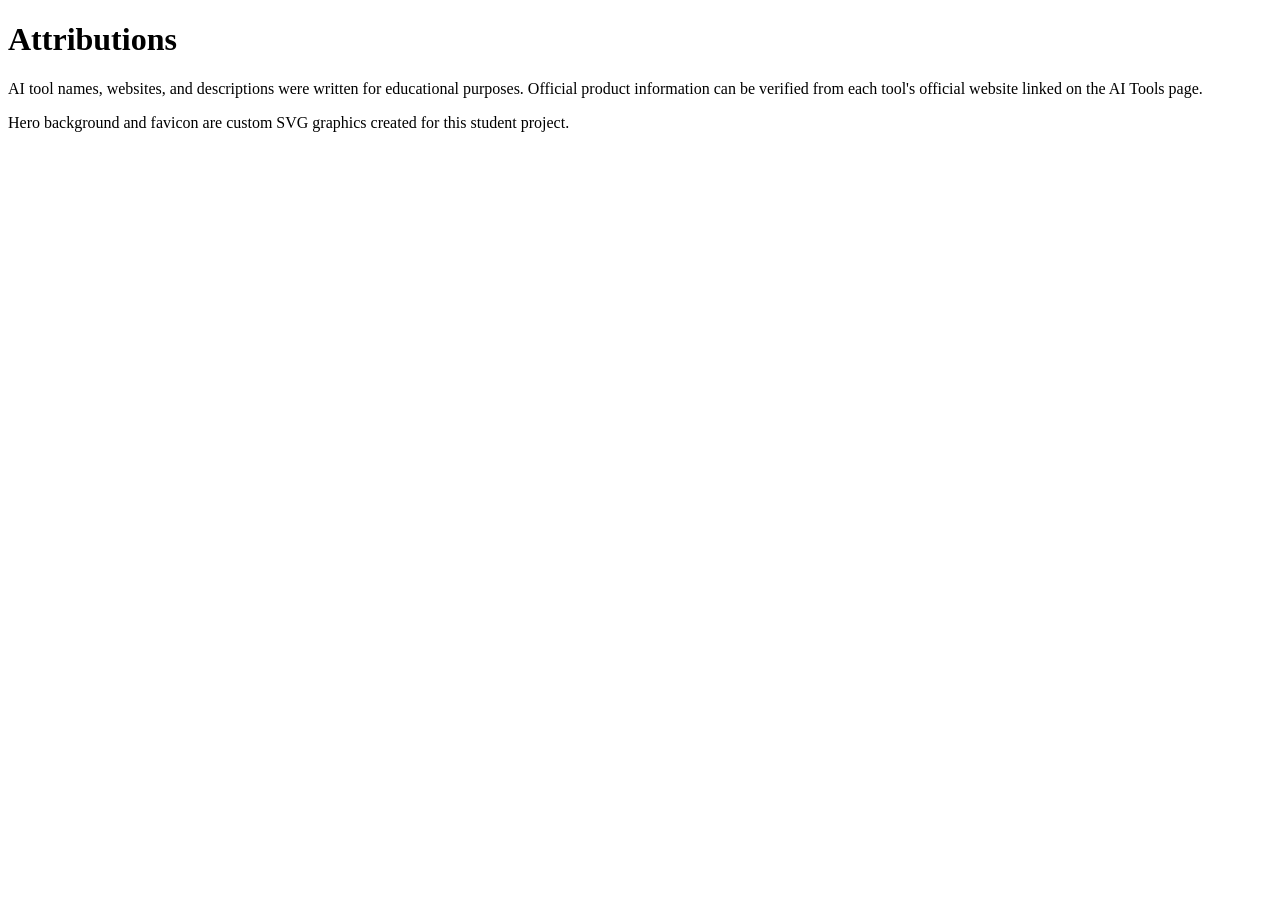
<file: personalproject/attributions.html>
<!DOCTYPE html>
<html lang="en">
<head>
  <meta charset="UTF-8">
  <meta name="viewport" content="width=device-width, initial-scale=1.0">
  <title>Attributions</title>
</head>
<body>
  <h1>Attributions</h1>
  <p>AI tool names, websites, and descriptions were written for educational purposes. Official product information can be verified from each tool's official website linked on the AI Tools page.</p>
  <p>Hero background and favicon are custom SVG graphics created for this student project.</p>
</body>
</html>
</file>
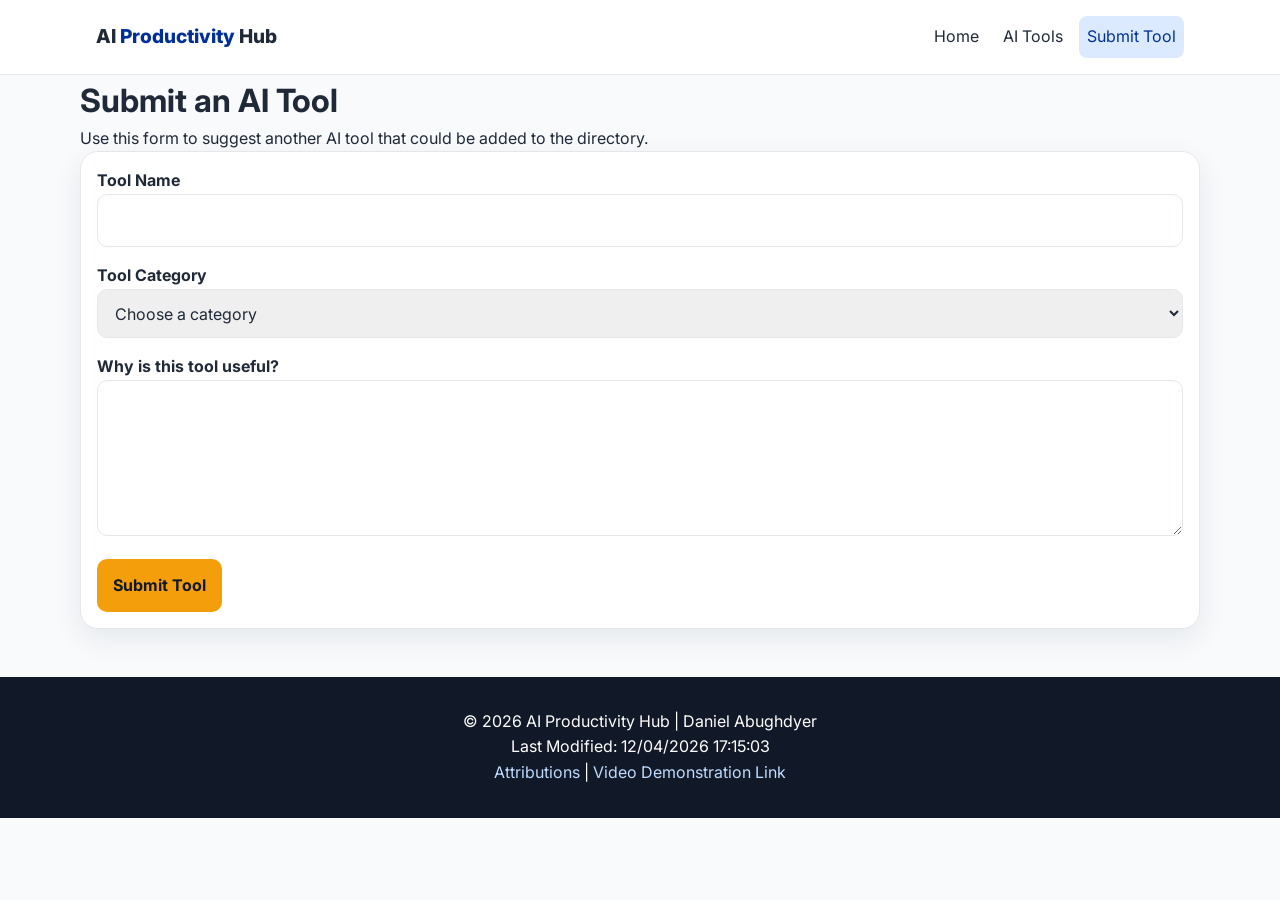
<file: personalproject/submit.html>
<!DOCTYPE html>
<html lang="en">
<head>
  <meta charset="UTF-8">
  <meta name="viewport" content="width=device-width, initial-scale=1.0">
  <title>Submit an AI Tool</title>
  <meta name="description" content="Suggest a helpful AI productivity tool for the AI Productivity Hub project.">
  <meta name="author" content="Daniel Abughdyer">
  <meta property="og:title" content="Submit an AI Tool">
  <meta property="og:description" content="Suggest a helpful AI productivity tool for the AI Productivity Hub project.">
  <meta property="og:type" content="website">
  <meta property="og:image" content="images/hero.svg">
  <link rel="icon" href="images/favicon.svg" type="image/svg+xml">
  <link rel="preconnect" href="https://fonts.googleapis.com">
  <link rel="preconnect" href="https://fonts.gstatic.com" crossorigin>
  <link href="https://fonts.googleapis.com/css2?family=Inter:wght@400;600;700;800&display=swap" rel="stylesheet">
  <link rel="stylesheet" href="styles/normalize.css">
  <link rel="stylesheet" href="styles/styles.css">
</head>
<body>
<header>
    <div class="header-inner">
      <a class="logo" href="index.html">AI <span>Productivity</span> Hub</a>
      <button id="menu-button" aria-label="Open navigation menu" aria-expanded="false">☰</button>
      <nav>
        <a href="index.html">Home</a>
        <a href="tools.html">AI Tools</a>
        <a class="active" href="submit.html">Submit Tool</a>
      </nav>
    </div>
  </header>
  <main>
    <h1>Submit an AI Tool</h1>
    <p>Use this form to suggest another AI tool that could be added to the directory.</p>

    <section class="form-card">
      <form id="suggestion-form" method="get" action="thanks.html">
        <div class="form-group">
          <label for="tool-name">Tool Name</label>
          <input type="text" id="tool-name" name="tool-name" required>
        </div>

        <div class="form-group">
          <label for="category">Tool Category</label>
          <select id="category" name="category" required>
            <option value="">Choose a category</option>
            <option value="Writing">Writing</option>
            <option value="Research">Research</option>
            <option value="Design">Design</option>
            <option value="Coding">Coding</option>
            <option value="Automation">Automation</option>
            <option value="Audio or Video">Audio or Video</option>
          </select>
        </div>

        <div class="form-group">
          <label for="reason">Why is this tool useful?</label>
          <textarea id="reason" name="reason" rows="5" required></textarea>
        </div>

        <button class="button" type="submit">Submit Tool</button>
      </form>
    </section>
  </main>
<footer>
    <p>&copy; <span id="year"></span> AI Productivity Hub | Daniel Abughdyer</p>
    <p>Last Modified: <span id="last-modified"></span></p>
    <p><a href="attributions.html">Attributions</a> | <a href="#">Video Demonstration Link</a></p>
  </footer>
  <script type="module" src="scripts/main.js"></script>
  <script type="module" src="scripts/form.js"></script>
</body>
</html>
</file>
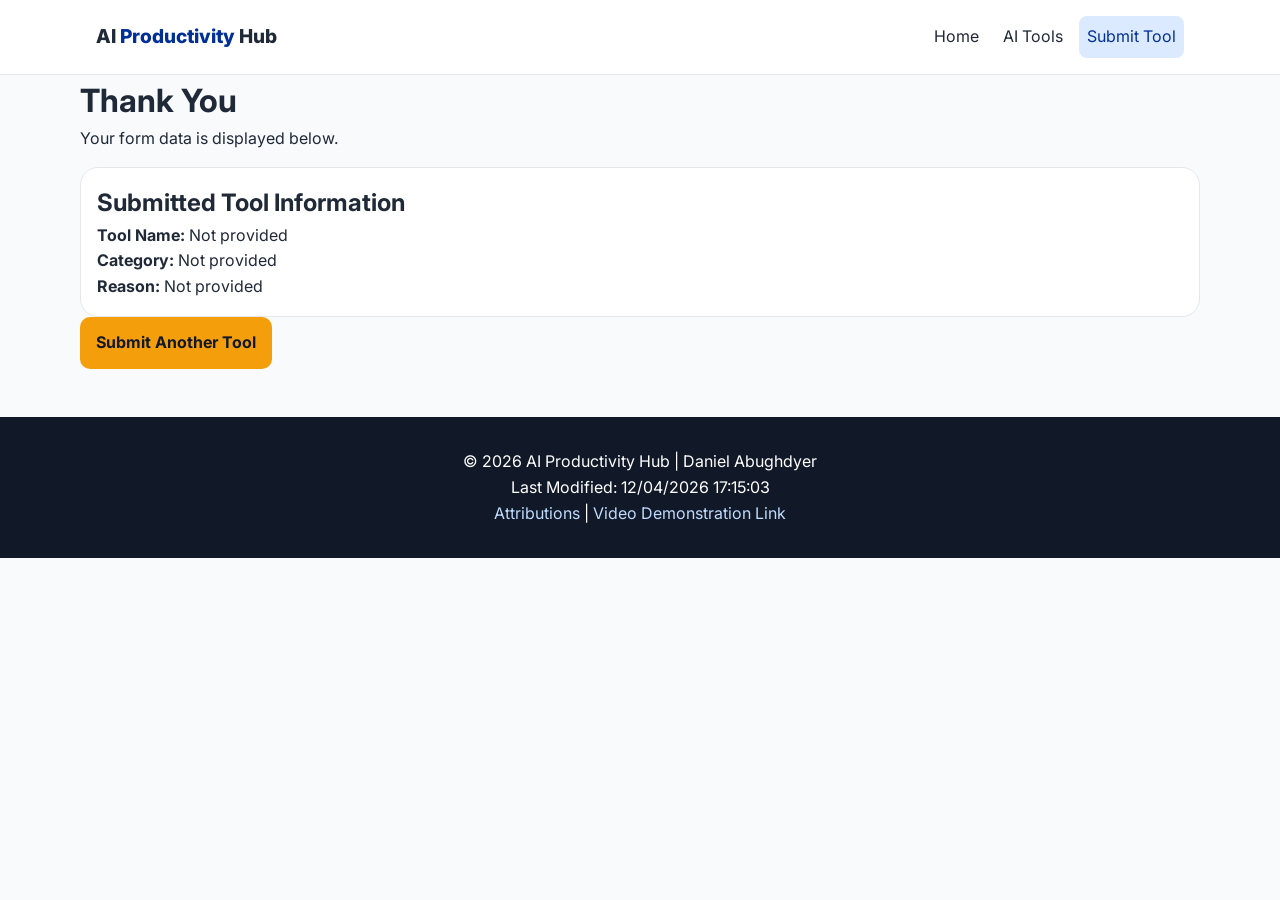
<file: personalproject/thanks.html>
<!DOCTYPE html>
<html lang="en">
<head>
  <meta charset="UTF-8">
  <meta name="viewport" content="width=device-width, initial-scale=1.0">
  <title>Tool Submission Result</title>
  <meta name="description" content="View the submitted AI tool suggestion form data.">
  <meta name="author" content="Daniel Abughdyer">
  <meta property="og:title" content="Tool Submission Result">
  <meta property="og:description" content="View the submitted AI tool suggestion form data.">
  <meta property="og:type" content="website">
  <meta property="og:image" content="images/hero.svg">
  <link rel="icon" href="images/favicon.svg" type="image/svg+xml">
  <link rel="preconnect" href="https://fonts.googleapis.com">
  <link rel="preconnect" href="https://fonts.gstatic.com" crossorigin>
  <link href="https://fonts.googleapis.com/css2?family=Inter:wght@400;600;700;800&display=swap" rel="stylesheet">
  <link rel="stylesheet" href="styles/normalize.css">
  <link rel="stylesheet" href="styles/styles.css">
</head>
<body>
<header>
    <div class="header-inner">
      <a class="logo" href="index.html">AI <span>Productivity</span> Hub</a>
      <button id="menu-button" aria-label="Open navigation menu" aria-expanded="false">☰</button>
      <nav>
        <a href="index.html">Home</a>
        <a href="tools.html">AI Tools</a>
        <a class="active" href="submit.html">Submit Tool</a>
      </nav>
    </div>
  </header>
  <main>
    <h1>Thank You</h1>
    <p>Your form data is displayed below.</p>
    <section id="form-result" class="result-box" aria-live="polite"></section>
    <p><a class="button" href="submit.html">Submit Another Tool</a></p>
  </main>
<footer>
    <p>&copy; <span id="year"></span> AI Productivity Hub | Daniel Abughdyer</p>
    <p>Last Modified: <span id="last-modified"></span></p>
    <p><a href="attributions.html">Attributions</a> | <a href="#">Video Demonstration Link</a></p>
  </footer>
  <script type="module" src="scripts/main.js"></script>
  <script type="module" src="scripts/thanks.js"></script>
</body>
</html>
</file>
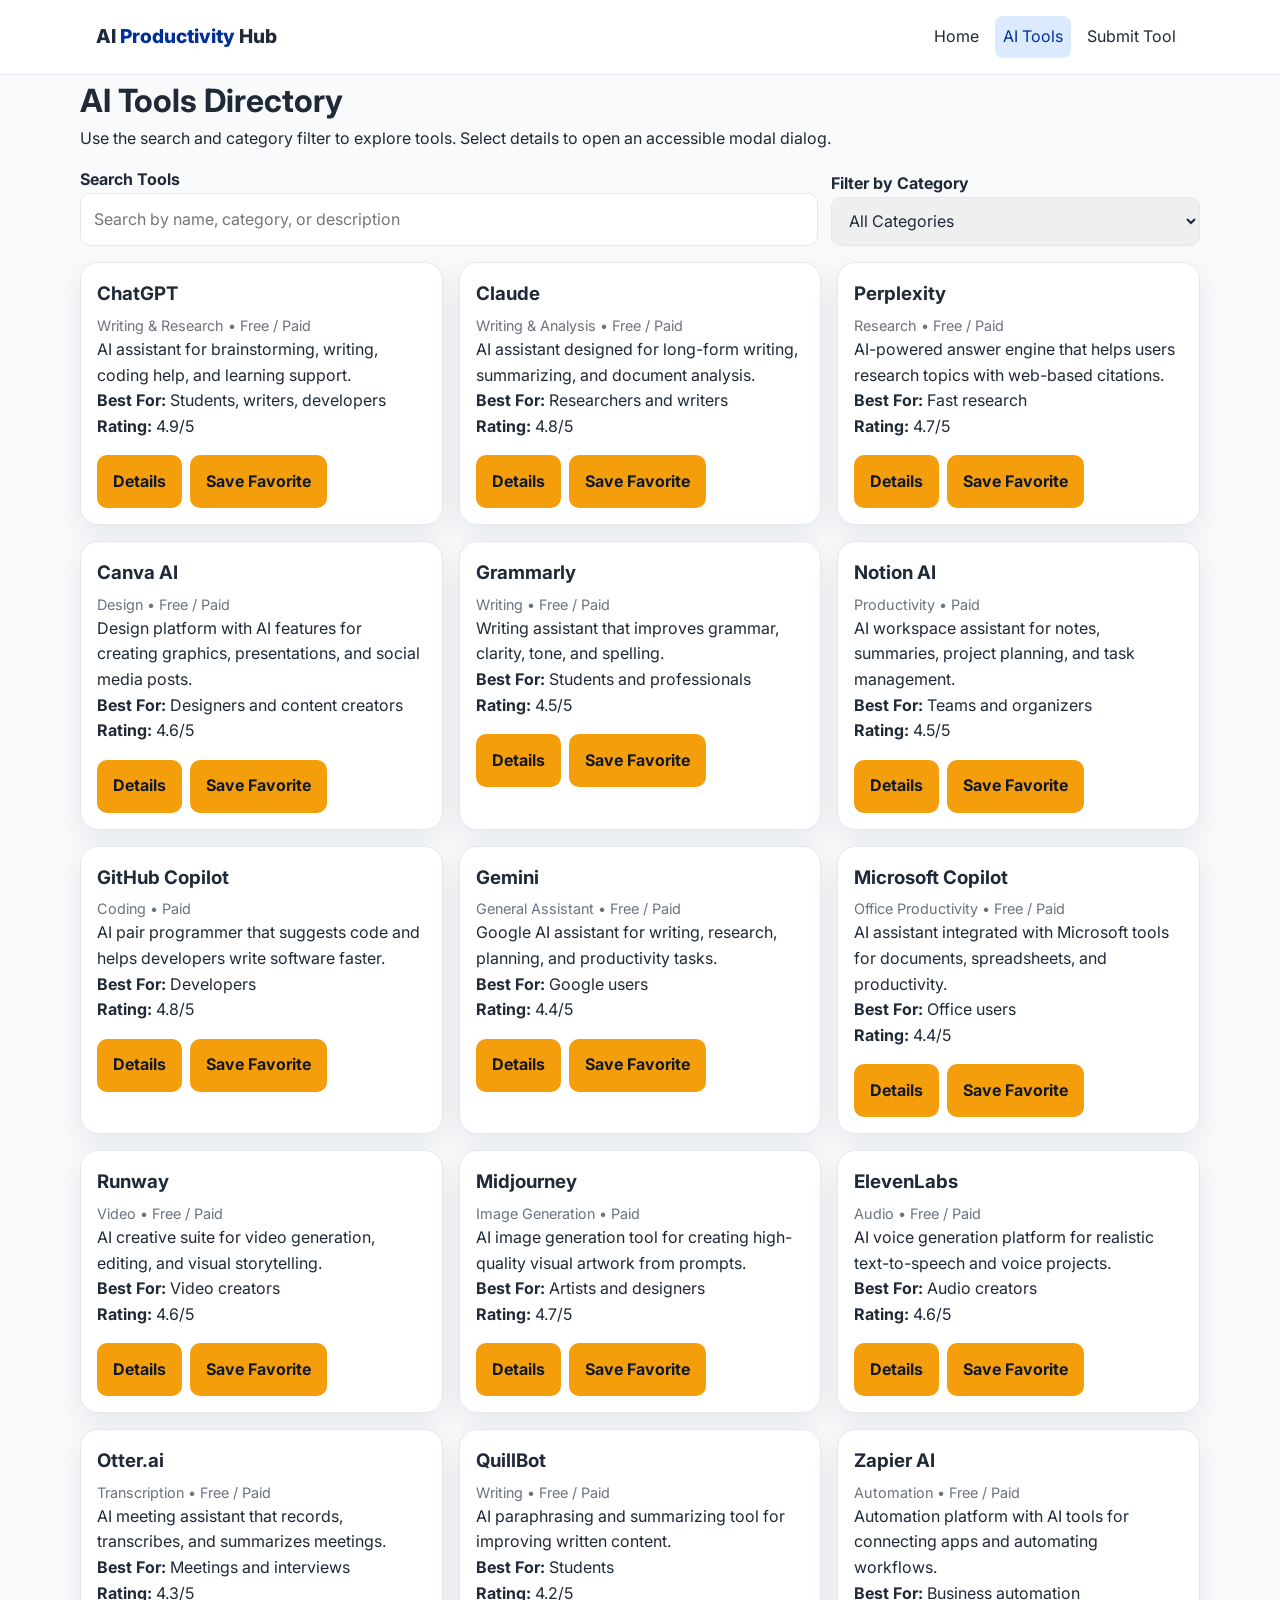
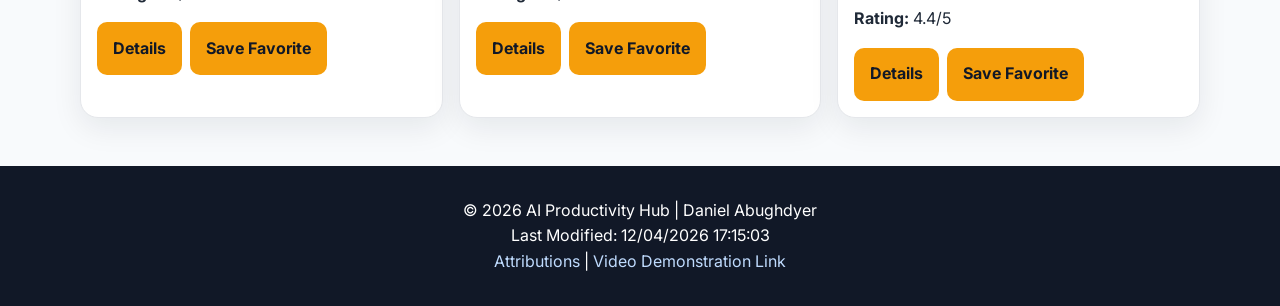
<file: personalproject/tools.html>
<!DOCTYPE html>
<html lang="en">
<head>
  <meta charset="UTF-8">
  <meta name="viewport" content="width=device-width, initial-scale=1.0">
  <title>AI Tools Directory</title>
  <meta name="description" content="Browse a dynamic directory of artificial intelligence productivity tools.">
  <meta name="author" content="Daniel Abughdyer">
  <meta property="og:title" content="AI Tools Directory">
  <meta property="og:description" content="Browse a dynamic directory of artificial intelligence productivity tools.">
  <meta property="og:type" content="website">
  <meta property="og:image" content="images/hero.svg">
  <link rel="icon" href="images/favicon.svg" type="image/svg+xml">
  <link rel="preconnect" href="https://fonts.googleapis.com">
  <link rel="preconnect" href="https://fonts.gstatic.com" crossorigin>
  <link href="https://fonts.googleapis.com/css2?family=Inter:wght@400;600;700;800&display=swap" rel="stylesheet">
  <link rel="stylesheet" href="styles/normalize.css">
  <link rel="stylesheet" href="styles/styles.css">
</head>
<body>
<header>
    <div class="header-inner">
      <a class="logo" href="index.html">AI <span>Productivity</span> Hub</a>
      <button id="menu-button" aria-label="Open navigation menu" aria-expanded="false">☰</button>
      <nav>
        <a href="index.html">Home</a>
        <a class="active" href="tools.html">AI Tools</a>
        <a href="submit.html">Submit Tool</a>
      </nav>
    </div>
  </header>
  <main>
    <h1>AI Tools Directory</h1>
    <p>Use the search and category filter to explore tools. Select details to open an accessible modal dialog.</p>

    <section class="filters" aria-label="Tool filters">
      <div>
        <label for="search">Search Tools</label>
        <input type="search" id="search" placeholder="Search by name, category, or description">
      </div>
      <div>
        <label for="category">Filter by Category</label>
        <select id="category">
          <option value="all">All Categories</option>
        </select>
      </div>
    </section>

    <section id="tools-container" class="tools-grid" aria-live="polite"></section>

    <dialog id="tool-modal" aria-labelledby="modal-title">
      <div class="modal-content">
        <div id="modal-body"></div>
        <button id="close-modal" class="button secondary">Close</button>
      </div>
    </dialog>
  </main>
<footer>
    <p>&copy; <span id="year"></span> AI Productivity Hub | Daniel Abughdyer</p>
    <p>Last Modified: <span id="last-modified"></span></p>
    <p><a href="attributions.html">Attributions</a> | <a href="#">Video Demonstration Link</a></p>
  </footer>
  <script type="module" src="scripts/main.js"></script>
  <script type="module" src="scripts/tools.js"></script>
</body>
</html>
</file>
<file: styles/small.css>
/* Base styles — mobile-first (≥320px) */

:root {
  --color-primary: #0a3d62;
  --color-primary-dark: #062a44;
  --color-accent: #f6b93b;
  --color-bg: #f4f6f8;
  --color-surface: #ffffff;
  --color-text: #1f2933;
  --color-muted: #5a6a78;
  --color-border: #d6dde3;
  --color-completed: #1e824c;
  --color-completed-bg: #e6f4ec;
  --shadow-card: 0 2px 6px rgba(0, 0, 0, 0.08);
  --radius: 8px;
  --font-heading: "Montserrat", Arial, sans-serif;
  --font-body: "Roboto", Arial, sans-serif;
}

body {
  margin: 0;
  font-family: var(--font-body);
  color: var(--color-text);
  background-color: var(--color-bg);
  line-height: 1.5;
}

h1, h2, h3 {
  font-family: var(--font-heading);
  margin: 0;
  line-height: 1.2;
}

a {
  color: var(--color-primary);
}

img {
  max-width: 100%;
  height: auto;
  display: block;
}

/* Header */
header {
  background-color: var(--color-primary);
  color: #fff;
}

.header-wrap {
  display: flex;
  flex-wrap: wrap;
  align-items: center;
  justify-content: space-between;
  padding: 0.75rem 1rem;
  max-width: 1200px;
  margin: 0 auto;
  gap: 0.75rem;
}

.brand {
  display: flex;
  align-items: center;
  gap: 0.6rem;
  color: #fff;
  text-decoration: none;
}

.brand .logo {
  width: 40px;
  height: 40px;
  flex-shrink: 0;
}

.brand-name {
  font-family: var(--font-heading);
  font-weight: 700;
  font-size: 1.1rem;
  letter-spacing: 0.02em;
}

#menu {
  background: transparent;
  border: 2px solid #fff;
  color: #fff;
  font-size: 1.4rem;
  line-height: 1;
  padding: 0.25rem 0.6rem;
  border-radius: 4px;
  cursor: pointer;
}

#menu::before {
  content: "\2630";
}

#menu.open::before {
  content: "\2715";
}

/* Navigation */
nav {
  display: none;
  width: 100%;
  flex-direction: column;
}

nav.open {
  display: flex;
}

nav a {
  display: block;
  padding: 0.75rem 1rem;
  color: #fff;
  text-decoration: none;
  border-top: 1px solid rgba(255, 255, 255, 0.15);
  font-weight: 500;
}

nav a:hover,
nav a:focus {
  background-color: var(--color-primary-dark);
}

nav a.active {
  background-color: var(--color-accent);
  color: var(--color-primary-dark);
  font-weight: 700;
}

/* Main */
main {
  max-width: 1200px;
  margin: 0 auto;
  padding: 1rem;
}

main > h1 {
  font-size: 1.6rem;
  margin-bottom: 1rem;
  color: var(--color-primary-dark);
}

.card {
  background-color: var(--color-surface);
  border: 1px solid var(--color-border);
  border-radius: var(--radius);
  box-shadow: var(--shadow-card);
  margin-bottom: 1rem;
  overflow: hidden;
}

.card h2 {
  background-color: var(--color-primary);
  color: #fff;
  font-size: 1.05rem;
  text-align: center;
  padding: 0.65rem 1rem;
}

.card-body {
  padding: 1rem;
}

.about-card p {
  margin: 0;
}

.photo-card .photo-frame {
  display: flex;
  justify-content: center;
  padding: 1rem;
}

.photo-card img {
  border-radius: var(--radius);
  max-width: 100%;
}

/* Course Filters and Cards */
.filter-bar {
  display: flex;
  flex-wrap: wrap;
  gap: 0.5rem;
  padding: 1rem;
  justify-content: center;
}

.filter-bar button {
  flex: 1 1 auto;
  min-width: 80px;
  padding: 0.55rem 1rem;
  background-color: var(--color-bg);
  border: 1px solid var(--color-border);
  border-radius: var(--radius);
  font-family: var(--font-body);
  font-weight: 500;
  cursor: pointer;
  color: var(--color-text);
}

.filter-bar button:hover,
.filter-bar button:focus {
  background-color: var(--color-primary);
  color: #fff;
  border-color: var(--color-primary);
}

.filter-bar button.active {
  background-color: var(--color-primary-dark);
  color: #fff;
  border-color: var(--color-primary-dark);
}

.course-grid {
  display: grid;
  grid-template-columns: 1fr;
  gap: 0.5rem;
  padding: 0 1rem 1rem;
}

.course {
  background-color: var(--color-bg);
  border: 1px solid var(--color-border);
  border-radius: var(--radius);
  padding: 0.7rem 1rem;
  font-weight: 500;
  text-align: center;
  color: var(--color-text);
}

.course.completed {
  background-color: var(--color-completed-bg);
  border-color: var(--color-completed);
  color: var(--color-completed);
  font-weight: 700;
}

.course.completed::before {
  content: "\2713  ";
}

.credits-total {
  text-align: center;
  padding: 0 1rem 1rem;
  font-style: italic;
  color: var(--color-muted);
}

/* Footer */
footer {
  background-color: var(--color-primary-dark);
  color: #fff;
  text-align: center;
  padding: 1.25rem 1rem;
  margin-top: 1.5rem;
}

.social-links {
  display: flex;
  justify-content: center;
  gap: 1.25rem;
  margin-bottom: 0.75rem;
}

.social-links a {
  color: #fff;
  display: inline-flex;
  align-items: center;
  justify-content: center;
  width: 36px;
  height: 36px;
  border-radius: 50%;
  border: 1px solid rgba(255, 255, 255, 0.3);
  transition: background-color 0.2s ease;
}

.social-links a:hover,
.social-links a:focus {
  background-color: var(--color-accent);
  color: var(--color-primary-dark);
}

.social-links svg {
  width: 18px;
  height: 18px;
  fill: currentColor;
}

footer p {
  margin: 0.15rem 0;
  font-size: 0.9rem;
}
</file>
<file: styles/larger.css>
/* Larger-screen styles (≥640px) */

@media (min-width: 640px) {

  #menu {
    display: none;
  }

  nav {
    display: flex;
    flex-direction: row;
    width: auto;
    gap: 0.25rem;
  }

  nav a {
    border-top: none;
    padding: 0.6rem 1rem;
    border-radius: 4px;
  }

  main > h1 {
    font-size: 2rem;
  }

  .home-grid {
    display: grid;
    grid-template-columns: 2fr 1fr;
    gap: 1rem;
  }

  .home-grid .courses-card {
    grid-column: 1 / -1;
  }

  .course-grid {
    grid-template-columns: repeat(3, 1fr);
  }

  .photo-card .photo-frame {
    padding: 1.25rem;
  }

}

@media (min-width: 960px) {

  main {
    padding: 1.5rem;
  }

  .card h2 {
    font-size: 1.2rem;
  }

  .brand-name {
    font-size: 1.25rem;
  }
}
</file>
<file: chamber/styles/small.css>
/* Small / mobile-first base styles for the Abuja Chamber of Commerce site */

:root {
  --primary: #006b3f;
  --primary-dark: #013d26;
  --accent: #f4b400;
  --accent-dark: #c08a00;
  --background: #f8f9fa;
  --surface: #ffffff;
  --text: #1a1a1a;
  --text-muted: #4a4a4a;
  --border: #d4d8dd;
  --shadow: 0 6px 18px rgba(0, 0, 0, 0.08);
  --radius: 0.6rem;
  --max-width: 1100px;
}

html,
body {
  overflow-x: hidden;
}

body {
  font-family: "Roboto", "Segoe UI", Arial, sans-serif;
  background: var(--background);
  color: var(--text);
  line-height: 1.6;
  min-height: 100vh;
  display: flex;
  flex-direction: column;
}

h1,
h2,
h3 {
  font-family: "Montserrat", Georgia, "Times New Roman", serif;
  line-height: 1.2;
  font-weight: 700;
}

h1 {
  font-size: 1.7rem;
  margin-bottom: 0.75rem;
}

h2 {
  font-size: 1.25rem;
  margin-bottom: 0.5rem;
}

h3 {
  font-size: 1.05rem;
  margin-bottom: 0.5rem;
}

p {
  margin-bottom: 0.75rem;
}

a {
  color: var(--primary);
}

a:hover {
  text-decoration: underline;
}

/* Header */

header {
  background: var(--primary);
  color: #ffffff;
  position: relative;
}

.header-wrap {
  max-width: var(--max-width);
  margin: 0 auto;
  padding: 0.85rem 1rem;
  display: flex;
  align-items: center;
  justify-content: space-between;
  gap: 0.75rem;
  flex-wrap: wrap;
}

.brand {
  display: flex;
  align-items: center;
  gap: 0.6rem;
  color: #ffffff;
  font-weight: 700;
  font-size: 1rem;
}

.brand img {
  width: 38px;
  height: 38px;
}

.brand-text {
  display: flex;
  flex-direction: column;
  line-height: 1.1;
}

.brand-text .brand-name {
  font-size: 1rem;
}

.brand-text .brand-tag {
  font-size: 0.75rem;
  opacity: 0.85;
  font-weight: 400;
}

#menu {
  background: transparent;
  color: #ffffff;
  border: 1px solid #ffffff;
  border-radius: 0.3rem;
  padding: 0.3rem 0.65rem;
  font-size: 1.3rem;
  line-height: 1;
}

#menu:hover {
  background: var(--accent);
  color: #111111;
  border-color: var(--accent);
}

/* Navigation */

nav {
  width: 100%;
  display: none;
  flex-direction: column;
  background: var(--primary-dark);
  border-radius: var(--radius);
  padding: 0.5rem;
  margin-top: 0.5rem;
}

nav.open {
  display: flex;
}

nav a {
  color: #ffffff;
  padding: 0.65rem 0.8rem;
  border-radius: 0.3rem;
}

nav a:hover {
  background: var(--accent);
  color: #111111;
  text-decoration: none;
}

nav a.active {
  background: var(--accent);
  color: #111111;
  font-weight: 700;
}

/* Main */

main {
  flex: 1;
  width: 100%;
  max-width: var(--max-width);
  margin: 0 auto;
  padding: 1rem;
}

.page-intro {
  margin-bottom: 1rem;
}

/* View toggle buttons */

.view-buttons {
  display: flex;
  gap: 0.5rem;
  margin-bottom: 1rem;
  align-items: center;
  flex-wrap: wrap;
}

.view-buttons span {
  font-weight: 600;
  margin-right: 0.25rem;
}

.view-buttons button {
  background: var(--surface);
  border: 2px solid var(--primary);
  color: var(--primary);
  padding: 0.5rem 0.9rem;
  border-radius: 0.35rem;
  font-weight: 700;
}

.view-buttons button:hover {
  background: var(--primary);
  color: #ffffff;
}

.view-buttons button.active {
  background: var(--primary);
  color: #ffffff;
}

/*Directory */

#directory {
  display: grid;
  gap: 1rem;
  grid-template-columns: 1fr;
}

.member-card {
  background: var(--surface);
  border: 1px solid var(--border);
  border-radius: var(--radius);
  padding: 1.85rem;
  box-shadow: var(--shadow);
  display: flex;
  flex-direction: column;
  gap: 0.3rem;
}

.member-card p {
  margin: 0;
}

.member-card img {
  width: 100%;
  max-width: 100%;
  height: 110px;
  object-fit: cover;
  border-radius: 0.4rem;
  align-self: stretch;
  background: #eef2f3;
  margin-bottom: 0.35rem;
}

.member-card h2 {
  color: var(--primary);
  margin: 0;
  font-size: 1.05rem;
}

.member-card .industry {
  display: inline-block;
  font-size: 0.8rem;
  color: var(--text-muted);
  margin-bottom: 0.1rem;
}

.member-card .description {
  font-size: 0.9rem;
}

.member-card .level {
  display: inline-block;
  padding: 0.15rem 0.5rem;
  border-radius: 999px;
  font-size: 0.7rem;
  font-weight: 700;
  text-transform: uppercase;
  color: #111111;
  background: #e5e7eb;
  width: fit-content;
}

.member-card .level.member {
  background: #d1d5db;
}

.member-card .level.silver {
  background: #c0c5cc;
  color: #111111;
}

.member-card .level.gold {
  background: var(--accent);
  color: #111111;
}

.member-card a.site {
  margin-top: auto;
  background: var(--primary);
  color: #ffffff;
  padding: 0.45rem 0.75rem;
  border-radius: 0.35rem;
  text-align: center;
  font-weight: 700;
  font-size: 0.85rem;
  width: fit-content;
}

.member-card a.site:hover {
  background: var(--accent);
  color: #111111;
  text-decoration: none;
}

/* List view */

#directory.list {
  display: block;
}

#directory.list .member-card {
  display: grid;
  grid-template-columns: 1fr;
  gap: 0.25rem;
  margin-bottom: 0.5rem;
  padding: 0.75rem 1rem;
  box-shadow: none;
  border-radius: 0.4rem;
  background: var(--surface);
}

#directory.list .member-card:nth-child(odd) {
  background: #eef3f0;
}

#directory.list .member-card img {
  display: none;
}

#directory.list .member-card h2 {
  font-size: 1rem;
  margin-bottom: 0.15rem;
}

#directory.list .member-card .industry {
  display: none;
}

#directory.list .member-card .description {
  display: none;
}

#directory.list .member-card a.site {
  margin-top: 0.35rem;
  background: none;
  color: var(--primary);
  padding: 0;
  font-weight: 600;
}

#directory.list .member-card a.site:hover {
  text-decoration: underline;
  background: none;
}

/* Footer */

footer {
  background: #111111;
  color: #ffffff;
  margin-top: 2rem;
}

.footer-wrap {
  max-width: var(--max-width);
  margin: 0 auto;
  padding: 1.5rem 1rem;
  display: grid;
  gap: 1rem;
  grid-template-columns: 1fr;
}

.footer-contact p,
.footer-dev p {
  margin: 0.2rem 0;
  font-size: 0.9rem;
}

.footer-contact .name {
  font-weight: 700;
  font-size: 1rem;
  margin-bottom: 0.35rem;
}

.footer-dev {
  border-top: 1px solid #333333;
  padding-top: 0.75rem;
}

.footer-dev p:first-child {
  font-weight: 700;
}

/* Home: Hero */

.hero {
  position: relative;
  border-radius: var(--radius);
  overflow: hidden;
  margin-bottom: 1.25rem;
  background: var(--primary-dark);
}

.hero-img {
  width: 100%;
  height: 280px;
  object-fit: cover;
  display: block;
  filter: brightness(0.55);
}

.hero-overlay {
  position: absolute;
  inset: 0;
  padding: 1rem;
  color: #ffffff;
  display: flex;
  flex-direction: column;
  justify-content: flex-end;
  gap: 0.5rem;
}

.hero-overlay h1 {
  margin: 0;
  font-size: 1.6rem;
  color: #ffffff;
  text-shadow: 0 2px 8px rgba(0, 0, 0, 0.6);
}

.hero-overlay p {
  margin: 0;
  font-size: 0.95rem;
  text-shadow: 0 2px 8px rgba(0, 0, 0, 0.6);
  max-width: 36rem;
}

.cta-button {
  display: inline-block;
  background: var(--accent);
  color: #111111;
  padding: 0.65rem 1.1rem;
  border-radius: 0.4rem;
  font-weight: 700;
  text-decoration: none;
  width: fit-content;
  margin-top: 0.35rem;
  box-shadow: 0 4px 14px rgba(0, 0, 0, 0.35);
}

.cta-button:hover {
  background: var(--accent-dark);
  text-decoration: none;
  color: #111111;
}

/* Home: Cards grid */

.home-grid {
  display: grid;
  gap: 1rem;
  grid-template-columns: 1fr;
  margin-bottom: 1.5rem;
}

.events-card .event {
  display: grid;
  grid-template-columns: 90px 1fr;
  gap: 0.75rem;
  align-items: start;
  padding: 0.6rem 0;
  border-top: 1px solid var(--border);
}

.events-card .event:first-of-type {
  border-top: none;
  padding-top: 0;
}

.events-card .event img {
  width: 90px;
  height: 70px;
  object-fit: cover;
  border-radius: 0.35rem;
}

.events-card .event h3 {
  margin: 0 0 0.15rem;
  font-size: 1rem;
  color: var(--primary);
}

.events-card .event p {
  margin: 0;
  font-size: 0.85rem;
}

.events-card .event-date {
  font-weight: 600;
  color: var(--text-muted);
  font-size: 0.8rem !important;
  margin-bottom: 0.15rem !important;
}

/* Home: Weather */

.weather-card h3 {
  margin-top: 0.75rem;
  font-size: 1rem;
  color: var(--primary);
}

.current-weather {
  display: flex;
  align-items: center;
  gap: 0.75rem;
}

.current-weather img {
  width: 72px;
  height: 72px;
  flex-shrink: 0;
}

.current-weather .temp {
  font-size: 1.8rem;
  font-weight: 700;
  margin: 0;
  color: var(--primary);
}

.current-weather .desc {
  margin: 0;
  font-weight: 600;
}

.current-weather .high-low,
.current-weather .humidity {
  margin: 0;
  font-size: 0.85rem;
  color: var(--text-muted);
}

.forecast {
  display: grid;
  grid-template-columns: repeat(3, 1fr);
  gap: 0.5rem;
  margin-top: 0.5rem;
}

.forecast-day {
  background: #eef3f0;
  border-radius: 0.4rem;
  padding: 0.5rem 0.25rem;
  text-align: center;
}

.forecast-day img {
  width: 44px;
  height: 44px;
  margin: 0 auto;
}

.forecast-day p {
  margin: 0;
  font-size: 0.85rem;
}

.forecast-name {
  font-weight: 700;
}

.forecast-temp {
  color: var(--primary);
  font-weight: 700;
}

.weather-loading,
.weather-error {
  margin: 0;
  font-style: italic;
  color: var(--text-muted);
}

/* Home: Spotlights  */

.spotlights-section h2 {
  color: var(--primary);
}

.spotlights {
  display: grid;
  gap: 1rem;
  grid-template-columns: 1fr;
  margin-top: 0.75rem;
}

.spotlight-card {
  background: var(--surface);
  border: 1px solid var(--border);
  border-radius: var(--radius);
  box-shadow: var(--shadow);
  overflow: hidden;
  display: flex;
  flex-direction: column;
}

.spotlight-card img {
  width: 100%;
  height: 140px;
  object-fit: cover;
}

.spotlight-card .spotlight-body {
  padding: 0.85rem 1rem 1rem;
  display: flex;
  flex-direction: column;
  gap: 0.25rem;
}

.spotlight-card h3 {
  margin: 0;
  color: var(--primary);
  font-size: 1.05rem;
}

.spotlight-card p {
  margin: 0;
  font-size: 0.9rem;
}

.spotlight-card .level {
  display: inline-block;
  padding: 0.15rem 0.5rem;
  border-radius: 999px;
  font-size: 0.7rem;
  font-weight: 700;
  text-transform: uppercase;
  background: var(--accent);
  color: #111111;
  width: fit-content;
  margin-bottom: 0.25rem;
}

.spotlight-card .level.silver {
  background: #c0c5cc;
}

.spotlight-card .level.gold {
  background: var(--accent);
}

/* Join page */

.join-grid {
  display: grid;
  grid-template-columns: 1fr;
  gap: 1.5rem;
  margin-bottom: 1.5rem;
}

.form-section {
  background: var(--surface);
  border: 1px solid var(--border);
  border-radius: var(--radius);
  box-shadow: var(--shadow);
  padding: 1.25rem;
}

.form-section h2 {
  color: var(--primary);
  margin-top: 0;
}

#membership-form {
  display: flex;
  flex-direction: column;
  gap: 0.85rem;
}

#membership-form label {
  display: flex;
  flex-direction: column;
  gap: 0.3rem;
  font-weight: 600;
  color: var(--text);
  font-size: 0.95rem;
}

#membership-form label .required {
  color: #b91c1c;
  margin-left: 0.15rem;
}

#membership-form input,
#membership-form select,
#membership-form textarea {
  width: 100%;
  padding: 0.55rem 0.7rem;
  border: 1px solid var(--border);
  border-radius: 0.35rem;
  font: inherit;
  background: #ffffff;
  color: var(--text);
}

#membership-form input:focus,
#membership-form select:focus,
#membership-form textarea:focus {
  outline: 2px solid var(--primary);
  outline-offset: 1px;
  border-color: var(--primary);
}

#membership-form input:required:invalid:not(:placeholder-shown),
#membership-form input:invalid:not(:placeholder-shown) {
  border-color: #b91c1c;
}

#membership-form textarea {
  resize: vertical;
  min-height: 5.5rem;
}

#membership-form input[type="submit"] {
  background: var(--primary);
  color: #ffffff;
  border: none;
  font-weight: 700;
  padding: 0.7rem 1rem;
  cursor: pointer;
  margin-top: 0.25rem;
  width: fit-content;
  box-shadow: 0 4px 14px rgba(0, 0, 0, 0.2);
}

#membership-form input[type="submit"]:hover,
#membership-form input[type="submit"]:focus {
  background: var(--accent);
  color: #111111;
}

/* Membership level cards */

.levels-section h2 {
  color: var(--primary);
  margin-top: 0;
}

.level-card {
  background: var(--surface);
  border: 1px solid var(--border);
  border-radius: var(--radius);
  box-shadow: var(--shadow);
  padding: 1rem 1.1rem;
  margin-bottom: 1rem;
  /* border-left: 6px solid var(--primary); /*

  /* Animated initial reveal */
  opacity: 0;
  transform: translateY(20px);
  animation: levelCardIn 0.7s ease forwards;
}

.level-card h3 {
  margin: 0 0 0.35rem;
  color: var(--primary);
}

.level-card p {
  margin: 0 0 0.6rem;
  font-size: 0.92rem;
}

.level-card .level-link {
  display: inline-block;
  font-weight: 700;
  color: var(--primary);
  border-bottom: 2px solid transparent;
  padding-bottom: 2px;
}

.level-card .level-link:hover,
.level-card .level-link:focus {
  border-bottom-color: var(--accent);
  text-decoration: none;
}

.level-card.level-np {
  animation-delay: 0.05s;
}

.level-card.level-bronze {
  animation-delay: 0.2s;
}

.level-card.level-silver {
  animation-delay: 0.35s;
}

.level-card.level-gold {
  animation-delay: 0.5s;
}

@keyframes levelCardIn {
  to {
    opacity: 1;
    transform: translateY(0);
  }
}

@media (prefers-reduced-motion: reduce) {
  .level-card {
    opacity: 1;
    transform: none;
    animation: none;
  }
}

/* Membership modals */

.level-modal {
  border: none;
  border-radius: var(--radius);
  padding: 1.25rem 1.25rem 1rem;
  max-width: 32rem;
  width: calc(100% - 2rem);
  box-shadow: 0 20px 60px rgba(0, 0, 0, 0.4);
}

.level-modal::backdrop {
  background: rgba(0, 0, 0, 0.55);
}

.level-modal h3 {
  color: var(--primary);
  margin-top: 0;
}

.level-modal ul {
  margin: 0 0 1rem;
  padding-left: 1.25rem;
}

.level-modal li {
  margin-bottom: 0.35rem;
}

.level-modal .close-modal {
  background: var(--primary);
  color: #ffffff;
  border: none;
  padding: 0.55rem 1rem;
  border-radius: 0.35rem;
  font-weight: 700;
  cursor: pointer;
}

.level-modal .close-modal:hover,
.level-modal .close-modal:focus {
  background: var(--accent);
  color: #111111;
}

/* Thank-you page */

.thankyou-card {
  background: var(--surface);
  border: 1px solid var(--border);
  border-radius: var(--radius);
  box-shadow: var(--shadow);
  padding: 1.25rem;
  margin-bottom: 1.5rem;
}

.thankyou-card h2 {
  color: var(--primary);
  margin-top: 0;
}

.application-summary dl {
  display: grid;
  grid-template-columns: 1fr;
  gap: 0.25rem 0.75rem;
  margin: 0 0 1rem;
}

.application-summary dt {
  font-weight: 700;
  color: var(--primary-dark);
}

.application-summary dd {
  margin: 0 0 0.5rem;
  padding: 0;
  color: var(--text);
}

.application-summary .loading {
  font-style: italic;
  color: var(--text-muted);
}

/* Discover page */

.visitor-message {
  display: flex;
  justify-content: space-between;
  align-items: center;
  gap: 0.75rem;
  background: var(--primary);
  color: #ffffff;
  border-radius: var(--radius);
  padding: 0.75rem 1rem;
  margin-bottom: 1rem;
  box-shadow: var(--shadow);
}

.visitor-message[hidden] {
  display: none;
}

.visitor-message .message-text {
  margin: 0;
  font-weight: 600;
}

.visitor-message .close-message {
  background: transparent;
  border: 1px solid rgba(255, 255, 255, 0.6);
  color: #ffffff;
  width: 2rem;
  height: 2rem;
  border-radius: 50%;
  font-size: 1.1rem;
  line-height: 1;
  cursor: pointer;
}

.visitor-message .close-message:hover,
.visitor-message .close-message:focus {
  background: var(--accent);
  color: #111111;
  border-color: var(--accent);
}

.discover-gallery {
  display: grid;
  gap: 1rem;
  grid-template-columns: 1fr;
  grid-template-areas:
    "card1"
    "card2"
    "card3"
    "card4"
    "card5"
    "card6"
    "card7"
    "card8";
}

.discover-card {
  background: var(--surface);
  border: 1px solid var(--border);
  border-radius: var(--radius);
  box-shadow: var(--shadow);
  padding: 1rem;
  display: flex;
  flex-direction: column;
  gap: 0.5rem;
}

.discover-card h2 {
  color: var(--primary);
  margin: 0;
  font-size: 1.1rem;
}

.discover-card figure {
  margin: 0;
  overflow: hidden;
  border-radius: 0.4rem;
  background: #eef2f3;
}

.discover-card figure img {
  width: 100%;
  height: 200px;
  object-fit: cover;
  display: block;
}

.discover-card address {
  font-style: normal;
  font-size: 0.85rem;
  color: var(--text-muted);
}

.discover-card p {
  margin: 0;
  font-size: 0.92rem;
}

.discover-card .learn-more {
  margin-top: auto;
  align-self: flex-start;
  background: var(--primary);
  color: #ffffff;
  border: none;
  font-weight: 700;
  padding: 0.5rem 0.95rem;
  border-radius: 0.35rem;
  cursor: pointer;
}

.discover-card .learn-more:hover,
.discover-card .learn-more:focus {
  background: var(--accent);
  color: #111111;
}
</file>
<file: chamber/styles/larger.css>
/* Larger-screen styles for the Abuja Chamber of Commerce site */

@media (min-width: 40rem) {
  h1 {
    font-size: 2.1rem;
  }

  h2 {
    font-size: 1.45rem;
  }

  .header-wrap {
    flex-wrap: nowrap;
  }

  #menu {
    display: none;
  }

  nav {
    width: auto;
    display: flex;
    flex-direction: row;
    background: transparent;
    padding: 0;
    margin: 0;
    gap: 0.25rem;
  }

  nav a {
    padding: 0.55rem 0.85rem;
  }

  #directory {
    grid-template-columns: repeat(2, 1fr);
  }

  .footer-wrap {
    grid-template-columns: 1.4fr 1fr;
    align-items: start;
  }

  .footer-dev {
    border-top: none;
    border-left: 1px solid #333333;
    padding-top: 0;
    padding-left: 1.5rem;
    text-align: right;
  }

  /* Home page tablet+ layout */
  .hero-img {
    height: 380px;
  }

  .hero-overlay h1 {
    font-size: 2.2rem;
  }

  .hero-overlay p {
    font-size: 1.05rem;
  }

  .home-grid {
    grid-template-columns: 1.3fr 1fr;
    align-items: start;
  }

  .spotlights {
    grid-template-columns: repeat(2, 1fr);
  }
}

@media (min-width: 60rem) {
  #directory {
    grid-template-columns: repeat(3, 1fr);
  }

  .member-card img {
    height: 130px;
  }

  .hero-img {
    height: 460px;
  }

  .hero-overlay {
    padding: 2rem;
  }

  .hero-overlay h1 {
    font-size: 2.6rem;
    max-width: 30rem;
  }

  .spotlights {
    grid-template-columns: repeat(3, 1fr);
  }
}

/* Join page: form left, level cards right */
@media (min-width: 40rem) {
  .join-grid {
    grid-template-columns: 1.6fr 1fr;
    align-items: start;
  }

  .application-summary dl {
    grid-template-columns: max-content 1fr;
    column-gap: 1.5rem;
  }

  .application-summary dd {
    margin-bottom: 0.25rem;
  }
}

@media (min-width: 60rem) {
  .join-grid {
    grid-template-columns: 2fr 1fr;
  }
}

/* Discover page: medium screens (641px - 1024px) */
@media (min-width: 641px) {
  .discover-gallery {
    grid-template-columns: repeat(2, 1fr);
    grid-template-areas:
      "card1 card2"
      "card3 card3"
      "card4 card5"
      "card6 card7"
      "card8 card8";
  }

  /* Image hover effect — only on non-mobile views */
  .discover-card figure img {
    transition: transform 0.4s ease, filter 0.3s ease;
  }

  .discover-card:hover figure img,
  .discover-card:focus-within figure img {
    transform: scale(1.06);
    filter: saturate(1.15) brightness(1.05);
  }
}

/* Discover page: large screens (1025px+) */
@media (min-width: 1025px) {
  .discover-gallery {
    grid-template-columns: repeat(4, 1fr);
    grid-template-areas:
      "card1 card1 card2 card3"
      "card1 card1 card4 card5"
      "card6 card7 card8 card8";
  }

  /* Featured card stretches to fill its 2x2 area */
  .discover-card[style*="card1"] figure img {
    height: 100%;
    min-height: 280px;
  }

  .discover-card[style*="card1"] {
    height: 100%;
  }
}
</file>
<file: personalproject/styles/styles.css>
:root {
  --primary: #003097;
  --primary-dark: #003097;
  --accent: #f59e0b;
  --text: #1f2937;
  --muted: #6b7280;
  --bg: #f8fafc;
  --card: #ffffff;
  --border: #e5e7eb;
  --shadow: 0 10px 30px rgba(15, 23, 42, 0.08);
}

* {
  box-sizing: border-box;
}

body {
  margin: 0;
  font-family: "Inter", Arial, Helvetica, sans-serif;
  color: var(--text);
  background: var(--bg);
  line-height: 1.6;
}

img {
  max-width: 100%;
  height: auto;
}

a {
  color: var(--primary);
}

header {
  background: var(--card);
  border-bottom: 1px solid var(--border);
  position: sticky;
  top: 0;
  z-index: 20;
}

.header-inner {
  max-width: 1120px;
  margin: 0 auto;
  padding: 1rem;
  display: flex;
  justify-content: space-between;
  align-items: center;
}

.logo {
  font-weight: 800;
  font-size: 1.2rem;
  text-decoration: none;
  color: var(--text);
}

.logo span {
  color: var(--primary);
}

#menu-button {
  display: block;
  background: var(--primary);
  color: white;
  border: 0;
  border-radius: 8px;
  padding: .55rem .8rem;
  font-size: 1.1rem;
}

nav {
  display: none;
  flex-direction: column;
  gap: .5rem;
  padding: 0 1rem 1rem;
}

nav.open {
  display: flex;
}

nav a {
  text-decoration: none;
  color: var(--text);
  padding: .5rem;
  border-radius: 8px;
}

nav a.active,
nav a:hover {
  background: #dbeafe;
  color: var(--primary-dark);
}

main {
  max-width: 1120px;
  margin: 0 auto;
}

.hero {
  width: 100vw;
  margin-left: calc(50% - 50vw);
  margin-right: calc(50% - 50vw);
  margin-top: 0;
  padding: clamp(3.5rem, 8vw, 6rem) max(1.2rem, calc(50vw - 560px));
  background:
    radial-gradient(ellipse at 80% 20%, rgba(255, 255, 255, 0.15), transparent 60%),
    linear-gradient(135deg, rgba(37, 99, 235, 0.94), rgba(30, 64, 175, 0.92)),
    url("../images/hero-img.jpg");
  background-size: cover;
  background-position: center;
  color: white;
  box-shadow: var(--shadow);
  position: relative;
  overflow: hidden;
}

.hero::after {
  content: "";
  position: absolute;
  inset: 0;
  background: linear-gradient(180deg, transparent 60%, rgba(0, 0, 0, 0.15));
  pointer-events: none;
}

.hero > * {
  position: relative;
  z-index: 1;
}

.hero h1 {
  font-size: clamp(2.25rem, 5.5vw, 3.75rem);
  line-height: 1.1;
  letter-spacing: -0.02em;
  margin: 0 0 1.25rem;
  max-width: 22ch;
  text-shadow: 0 2px 12px rgba(0, 0, 0, 0.2);
}

.hero p {
  max-width: 60ch;
  margin: 0 0 2rem;
  font-size: clamp(1rem, 1.6vw, 1.2rem);
  line-height: 1.6;
  opacity: 0.95;
}

.hero .button {
  background: var(--accent);
  color: #111827;
  padding: 1rem 1.75rem;
  border-radius: 12px;
  font-size: 1.05rem;
  font-weight: 700;
  box-shadow: 0 8px 24px rgba(245, 158, 11, 0.35);
  transition: transform 0.15s ease, box-shadow 0.15s ease, background 0.15s ease;
}

.hero .button:hover,
.hero .button:focus-visible {
  background: #fbbf24;
  transform: translateY(-2px);
  box-shadow: 0 12px 28px rgba(245, 158, 11, 0.45);
}

.button,
button.button {
  display: inline-block;
  background: var(--accent);
  color: #111827;
  padding: .85rem 1rem;
  border-radius: 10px;
  text-decoration: none;
  font-weight: 700;
  border: 0;
  cursor: pointer;
}

.section-title {
  margin-top: 2.5rem;
}

.grid,
.tools-grid {
  display: grid;
  gap: 1rem;
}

.card,
.tool-card,
.form-card {
  background: var(--card);
  border: 1px solid var(--border);
  border-radius: 18px;
  padding: 1rem;
  box-shadow: var(--shadow);
}

.tool-card h3 {
  margin: 0 0 .3rem;
}

.meta {
  color: var(--muted);
  font-size: .9rem;
}

.filters {
  display: grid;
  gap: .8rem;
  margin: 1rem 0;
}

input,
select,
textarea {
  width: 100%;
  padding: .8rem;
  border: 1px solid var(--border);
  border-radius: 10px;
  font: inherit;
}

label {
  font-weight: 700;
}

.form-group {
  margin-bottom: 1rem;
}

.actions {
  display: flex;
  gap: .5rem;
  flex-wrap: wrap;
  align-items: center;
  margin-top: 1rem;
}

.secondary {
  background: #e5e7eb;
  color: var(--text);
}

.favorite {
  background: #fef3c7;
}

dialog {
  max-width: 620px;
  width: calc(100% - 2rem);
  border: 0;
  border-radius: 18px;
  padding: 0;
  box-shadow: var(--shadow);
}

dialog::backdrop {
  background: rgba(15, 23, 42, .65);
}

.modal-content {
  padding: 1.2rem;
}

footer {
  margin-top: 3rem;
  background: #111827;
  color: white;
  padding: 2rem 1rem;
  text-align: center;
}

footer a {
  color: #bfdbfe;
}

.result-box {
  background: var(--card);
  border: 1px solid var(--border);
  border-radius: 18px;
  padding: 1rem;
  margin-top: 1rem;
}

@media (min-width: 700px) {
  #menu-button {
    display: none;
  }

  nav {
    display: flex;
    flex-direction: row;
    padding: 0;
  }

  .grid {
    grid-template-columns: repeat(3, 1fr);
  }

  .tools-grid {
    grid-template-columns: repeat(3, 1fr);
  }

  .filters {
    grid-template-columns: 2fr 1fr;
    align-items: end;
  }
}
</file>
